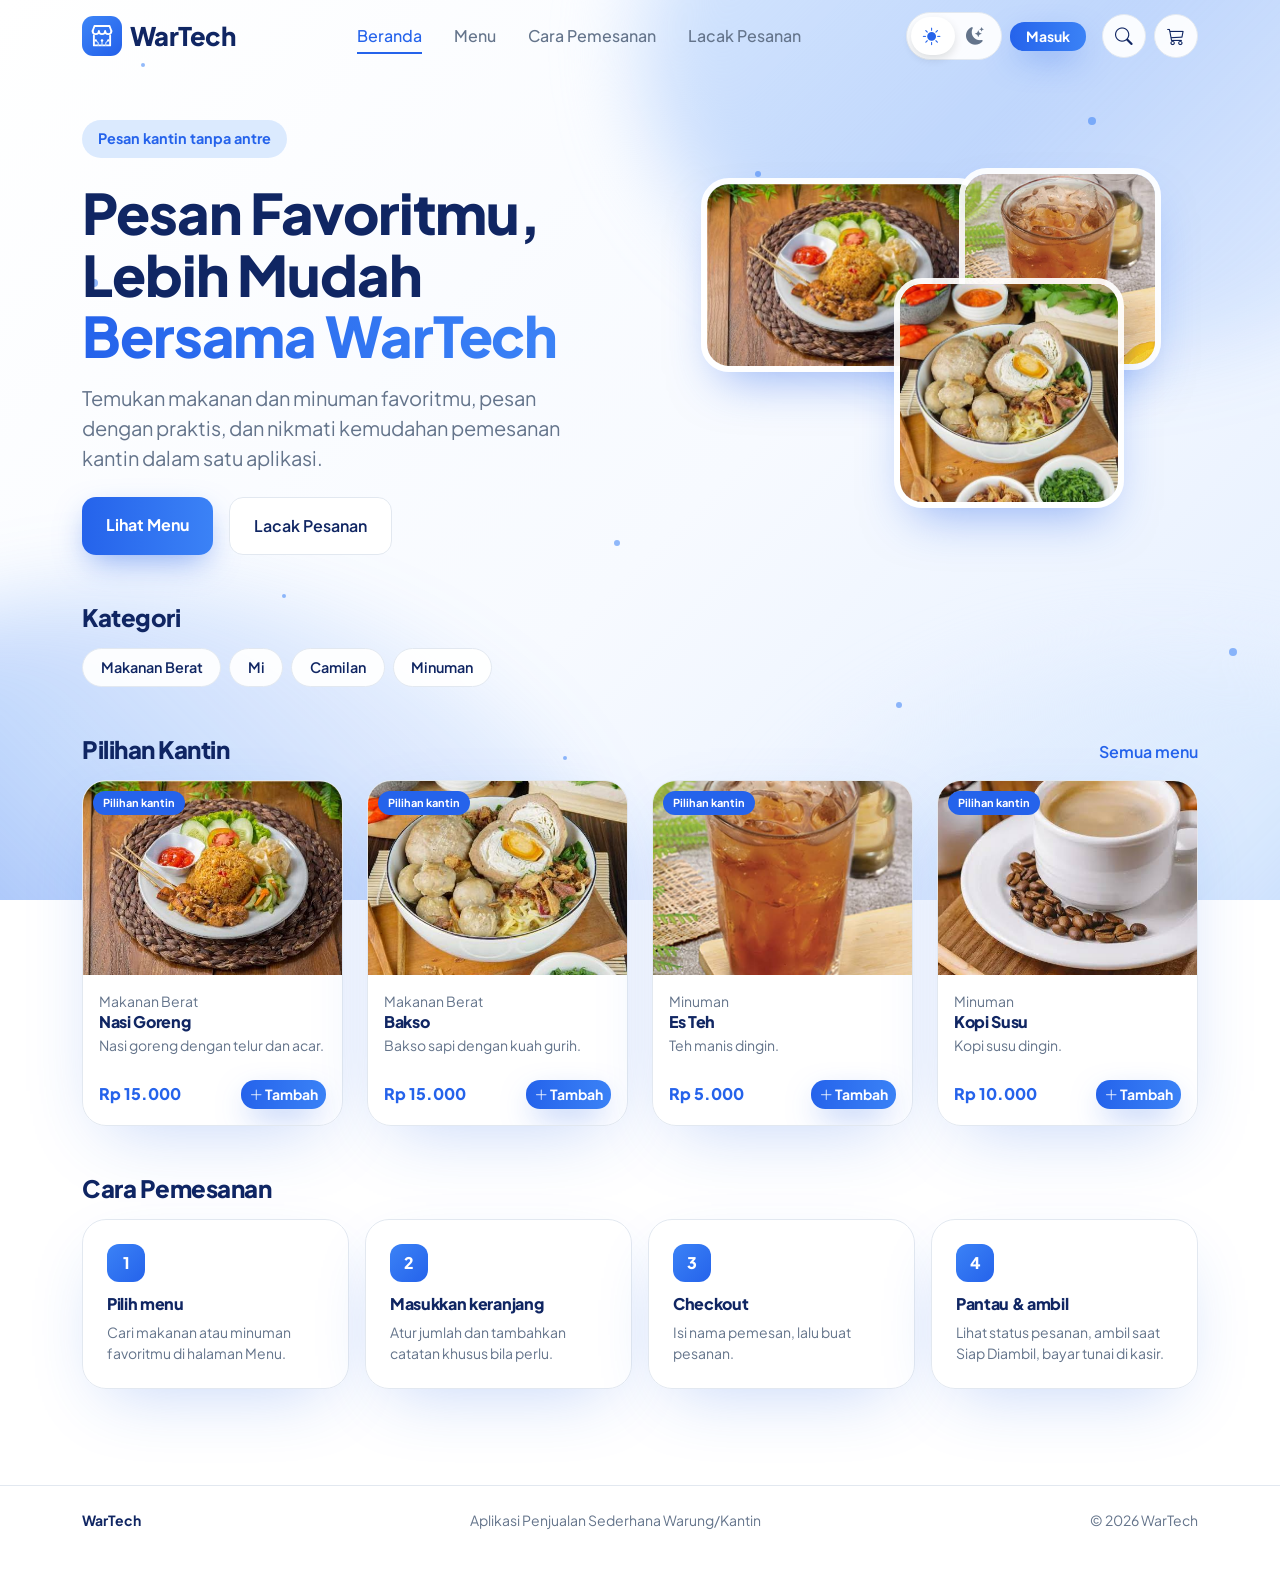
<file: wartech-login/index.html>
<!doctype html>
<html lang="id" data-bs-theme="light">
  <head>
    <meta charset="utf-8" />
    <meta name="viewport" content="width=device-width,initial-scale=1" />
    <title>Beranda - WarTech</title>
    <link rel="icon" href="img/logo.svg" />
    <link rel="preconnect" href="https://fonts.googleapis.com" />
    <link rel="preconnect" href="https://fonts.gstatic.com" crossorigin />
    <link
      href="https://fonts.googleapis.com/css2?family=Plus+Jakarta+Sans:wght@400;500;600;700;800&family=Caveat:wght@600&display=swap"
      rel="stylesheet"
    />
    <link
      href="https://cdn.jsdelivr.net/npm/bootstrap@5.3.3/dist/css/bootstrap.min.css"
      rel="stylesheet"
    />
    <link
      href="https://cdn.jsdelivr.net/npm/bootstrap-icons@1.11.3/font/bootstrap-icons.min.css"
      rel="stylesheet"
    />
    <link href="css/style.css" rel="stylesheet" />
    <script>
      document.documentElement.setAttribute(
        "data-bs-theme",
        localStorage.getItem("wt_tema") || "light",
      );
    </script>
  </head>
  <body data-base="">
    <div id="nav"></div>
    <main class="wt-main container">
      <section class="row align-items-center g-5 py-lg-4">
        <div class="col-lg-6">
          <span class="badge-soft up">Pesan kantin tanpa antre</span>
          <h1 class="hero-h1 mt-4 up" style="animation-delay: 0.15s">
            Pesan Favoritmu, Lebih Mudah
            <span class="grad-text">Bersama WarTech</span>
          </h1>
          <p
            class="muted fs-5 mt-3 up"
            style="max-width: 480px; animation-delay: 0.3s"
          >
            Temukan makanan dan minuman favoritmu, pesan dengan praktis, dan
            nikmati kemudahan pemesanan kantin dalam satu aplikasi.
          </p>
          <div
            class="d-flex flex-wrap gap-3 mt-4 up"
            style="animation-delay: 0.45s"
          >
            <a href="menu.html" class="btn btn-wt px-4 py-3">Lihat Menu</a
            ><a href="riwayat.html" class="btn btn-ghost px-4 py-3"
              >Lacak Pesanan</a
            >
          </div>
        </div>
        <div class="col-lg-6 d-none d-md-block">
          <div
            class="position-relative mx-auto"
            style="height: 340px; max-width: 460px"
            aria-hidden="true"
          >
            <img
              class="vis"
              src="Nasgor.jfif"
              style="width: 62%; left: 0; top: 10px"
              alt=""
            /><img
              class="vis"
              src="es teh.jfif"
              style="width: 44%; right: 0; top: 0; animation-delay: -2s"
              alt=""
            /><img
              class="vis"
              src="bakso.jfif"
              style="width: 50%; right: 8%; bottom: 0; animation-delay: -4s"
              alt=""
            />
          </div>
        </div>
      </section>
      <section class="py-4">
        <h2 class="h4 mb-3">Kategori</h2>
        <div class="d-flex flex-wrap gap-2" id="kats"></div>
      </section>
      <section class="py-4">
        <div class="d-flex justify-content-between align-items-end mb-3">
          <h2 class="h4 m-0">Pilihan Kantin</h2>
          <a href="menu.html" class="lnk">Semua menu</a>
        </div>
        <div class="row g-3 g-md-4" id="unggul"></div>
      </section>
      <section id="cara" class="py-4" style="scroll-margin-top: 90px">
        <h2 class="h4 mb-3">Cara Pemesanan</h2>
        <div class="row g-3">
          <div class="col-sm-6 col-lg-3 reveal">
            <div class="wt-card p-4 h-100">
              <div class="step-n">1</div>
              <h3 class="h6">Pilih menu</h3>
              <p class="small muted mb-0">
                Cari makanan atau minuman favoritmu di halaman Menu.
              </p>
            </div>
          </div>
          <div class="col-sm-6 col-lg-3 reveal">
            <div class="wt-card p-4 h-100">
              <div class="step-n">2</div>
              <h3 class="h6">Masukkan keranjang</h3>
              <p class="small muted mb-0">
                Atur jumlah dan tambahkan catatan khusus bila perlu.
              </p>
            </div>
          </div>
          <div class="col-sm-6 col-lg-3 reveal">
            <div class="wt-card p-4 h-100">
              <div class="step-n">3</div>
              <h3 class="h6">Checkout</h3>
              <p class="small muted mb-0">
                Isi nama pemesan, lalu buat pesanan.
              </p>
            </div>
          </div>
          <div class="col-sm-6 col-lg-3 reveal">
            <div class="wt-card p-4 h-100">
              <div class="step-n">4</div>
              <h3 class="h6">Pantau &amp; ambil</h3>
              <p class="small muted mb-0">
                Lihat status pesanan, ambil saat Siap Diambil, bayar tunai di
                kasir.
              </p>
            </div>
          </div>
        </div>
      </section>
    </main>
    <div id="foot"></div>
    <script src="https://cdn.jsdelivr.net/npm/bootstrap@5.3.3/dist/js/bootstrap.bundle.min.js"></script>
    <script src="js/data.js"></script>
    <script src="js/layout.js"></script>
    <script src="js/home.js"></script>
  </body>
</html>
</file>
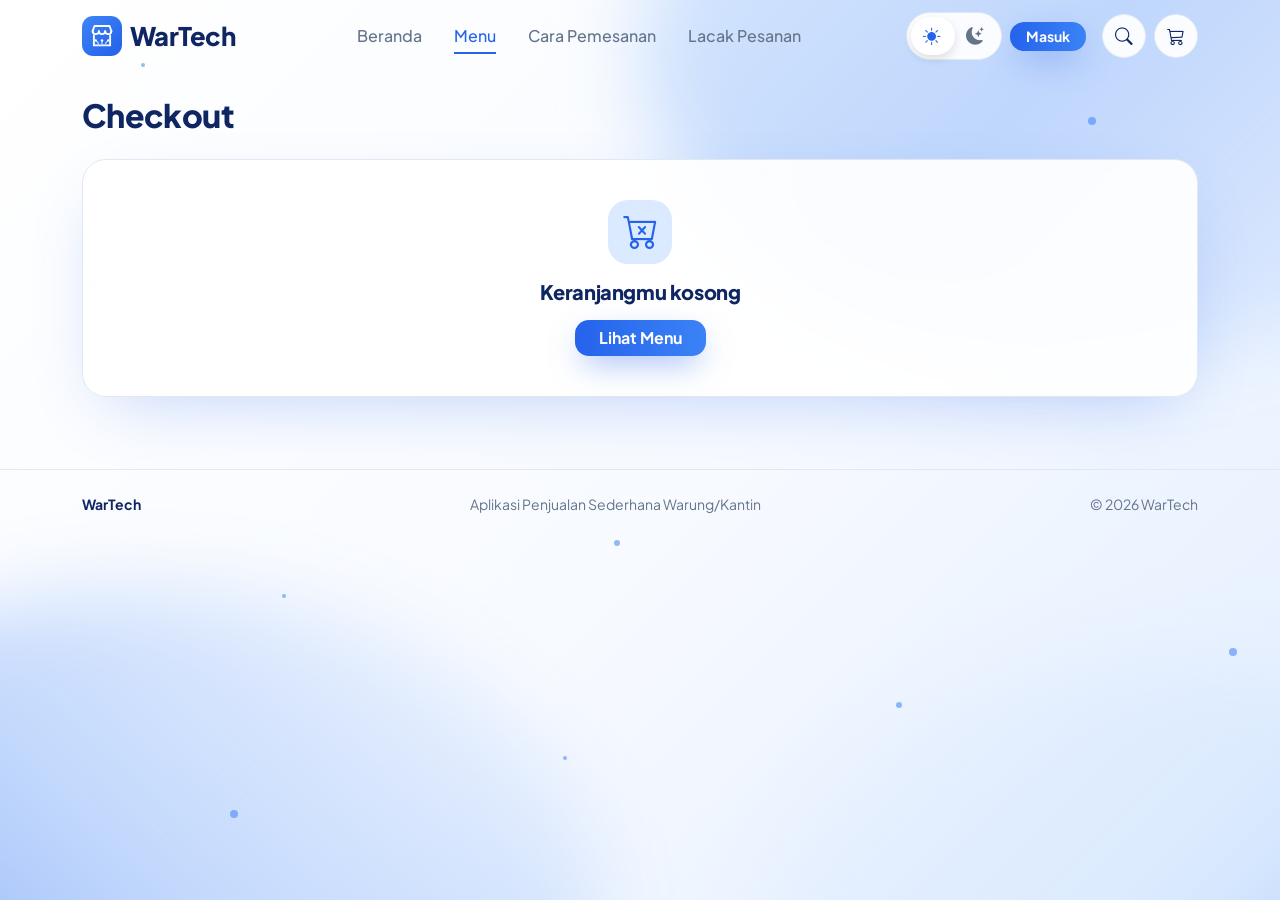
<file: wartech-login/checkout.html>
<!doctype html>
<html lang="id" data-bs-theme="light">
<head>
<meta charset="utf-8"><meta name="viewport" content="width=device-width,initial-scale=1">
<title>Checkout - WarTech</title>
<link rel="icon" href="img/logo.svg">
<link rel="preconnect" href="https://fonts.googleapis.com"><link rel="preconnect" href="https://fonts.gstatic.com" crossorigin>
<link href="https://fonts.googleapis.com/css2?family=Plus+Jakarta+Sans:wght@400;500;600;700;800&family=Caveat:wght@600&display=swap" rel="stylesheet">
<link href="https://cdn.jsdelivr.net/npm/bootstrap@5.3.3/dist/css/bootstrap.min.css" rel="stylesheet">
<link href="https://cdn.jsdelivr.net/npm/bootstrap-icons@1.11.3/font/bootstrap-icons.min.css" rel="stylesheet">
<link href="css/style.css" rel="stylesheet">
<script>document.documentElement.setAttribute('data-bs-theme',localStorage.getItem('wt_tema')||'light')</script>
<style>.pay-opt{display:block;height:100%;cursor:pointer}.pay-box{display:block;height:100%;padding:1rem;border:2px solid var(--line);border-radius:1rem;transition:border-color .2s,background .2s}.pay-opt input:checked+.pay-box{border-color:var(--brand);background:var(--soft)}.pay-opt input:checked+.pay-box>i{color:var(--brand)}.pay-opt input:disabled+.pay-box{opacity:.5;cursor:not-allowed}.pay-opt input:focus-visible+.pay-box{outline:2px solid var(--brand);outline-offset:2px}</style>
</head>
<body data-base="">
<div id="nav"></div>
<main class="wt-main container">
<h1 class="h2 mb-4">Checkout</h1><div id="kosongCo" class="wt-card empty d-none"><i class="bi bi-cart-x"></i><h2 class="h5">Keranjangmu kosong</h2><a href="menu.html" class="btn btn-wt px-4 mt-2">Lihat Menu</a></div>
<form id="f" class="row g-4" novalidate><div class="col-lg-7"><div class="wt-card p-4">
 <div class="mb-3"><label class="form-label" for="nama">Nama pemesan *</label><input id="nama" class="form-control" maxlength="60" placeholder="Nama kamu"><div class="text-danger small mt-1" id="eNama"></div></div>
 <div class="mb-3"><label class="form-label" for="telp">Nomor telepon (opsional)</label><input id="telp" class="form-control" inputmode="tel" placeholder="08xxxxxxxxxx"><div class="text-danger small mt-1" id="eTelp"></div></div>
 <div class="mb-3"><label class="form-label" for="meja">Nomor meja / lokasi pengambilan (opsional)</label><input id="meja" class="form-control" maxlength="40" placeholder="Contoh: Meja 5 / ambil di kasir"></div>
 <div class="mb-3"><label class="form-label" for="cat">Catatan pesanan (opsional)</label><textarea id="cat" class="form-control" rows="2" maxlength="200"></textarea></div>
 <label class="form-label">Metode pembayaran</label><div class="row g-2"><div class="col-sm-6"><label class="pay-opt"><input type="radio" name="metode" value="tunai" class="visually-hidden" checked><span class="pay-box"><i class="bi bi-cash-coin me-2"></i><b>Tunai di kasir</b><span class="d-block small muted">Bayar ke kasir saat mengambil pesanan.</span></span></label></div>
 <div class="col-sm-6"><label class="pay-opt"><input type="radio" name="metode" value="qris" id="mQris" class="visually-hidden" disabled><span class="pay-box"><i class="bi bi-qr-code me-2"></i><b>QRIS</b><span class="d-block small muted" id="qrisNote">Belum tersedia (menunggu QR resmi kantin).</span></span></label></div></div>
 <div id="err" class="text-danger small mt-3"></div></div></div>
<div class="col-lg-5"><aside class="wt-card p-4" id="ringkas"></aside></div></form>
</main>
<div id="foot"></div>
<div class="modal fade" id="konfirm" tabindex="-1"><div class="modal-dialog modal-dialog-centered"><div class="modal-content" style="border-radius:24px"><div class="modal-body p-4" id="konfirmIsi"></div></div></div></div>
<script src="https://cdn.jsdelivr.net/npm/bootstrap@5.3.3/dist/js/bootstrap.bundle.min.js"></script>
<script src="js/data.js"></script>
<script src="js/layout.js"></script>
<script src="js/checkout.js"></script>
</body>
</html>
</file>
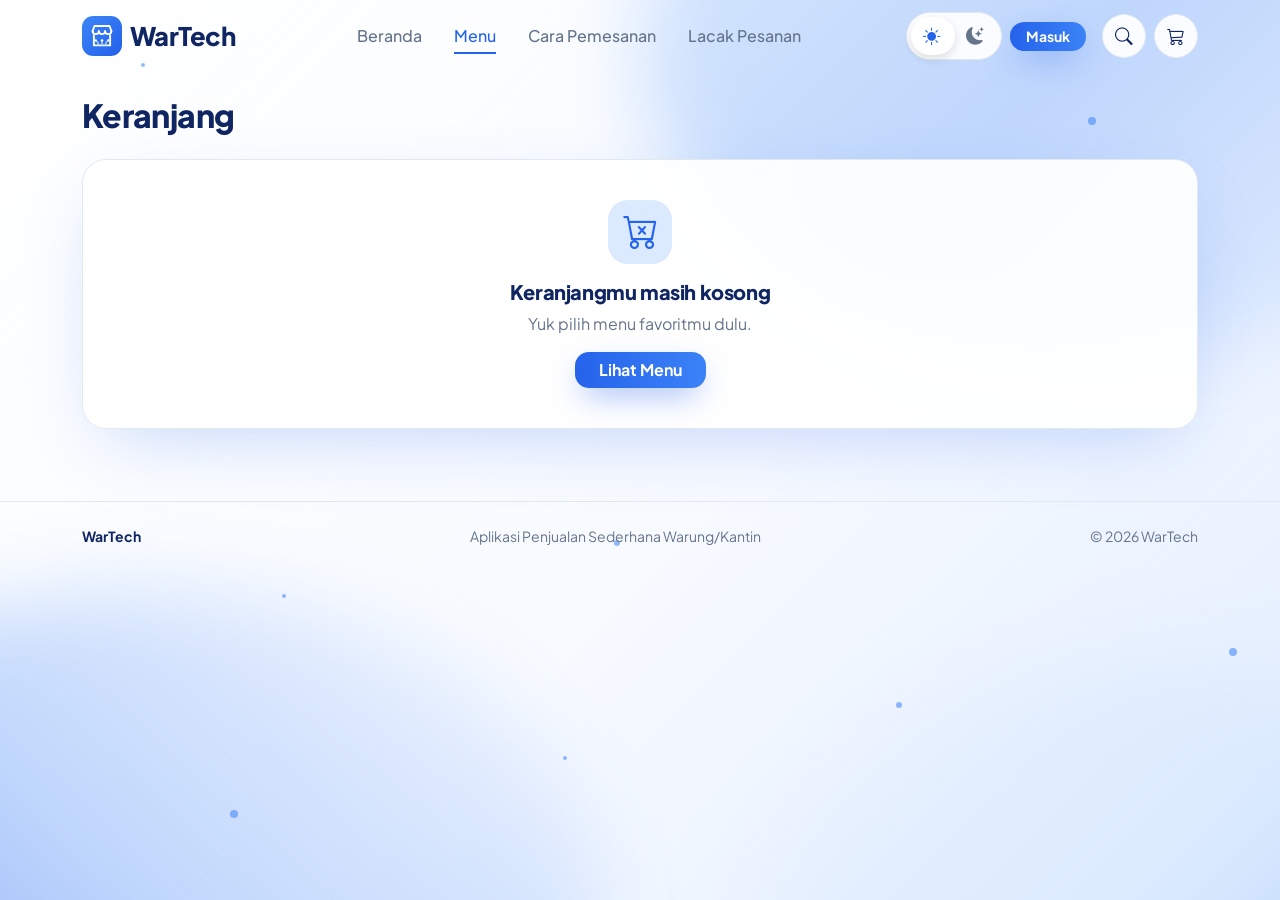
<file: wartech-login/keranjang.html>
<!doctype html>
<html lang="id" data-bs-theme="light">
<head>
<meta charset="utf-8"><meta name="viewport" content="width=device-width,initial-scale=1">
<title>Keranjang - WarTech</title>
<link rel="icon" href="img/logo.svg">
<link rel="preconnect" href="https://fonts.googleapis.com"><link rel="preconnect" href="https://fonts.gstatic.com" crossorigin>
<link href="https://fonts.googleapis.com/css2?family=Plus+Jakarta+Sans:wght@400;500;600;700;800&family=Caveat:wght@600&display=swap" rel="stylesheet">
<link href="https://cdn.jsdelivr.net/npm/bootstrap@5.3.3/dist/css/bootstrap.min.css" rel="stylesheet">
<link href="https://cdn.jsdelivr.net/npm/bootstrap-icons@1.11.3/font/bootstrap-icons.min.css" rel="stylesheet">
<link href="css/style.css" rel="stylesheet">
<script>document.documentElement.setAttribute('data-bs-theme',localStorage.getItem('wt_tema')||'light')</script>
</head>
<body data-base="">
<div id="nav"></div>
<main class="wt-main container">
<h1 class="h2 mb-4">Keranjang</h1><div id="isi"></div>
</main>
<div id="foot"></div>
<script src="https://cdn.jsdelivr.net/npm/bootstrap@5.3.3/dist/js/bootstrap.bundle.min.js"></script>
<script src="js/data.js"></script>
<script src="js/layout.js"></script>
<script src="js/keranjang.js"></script>
</body>
</html>
</file>
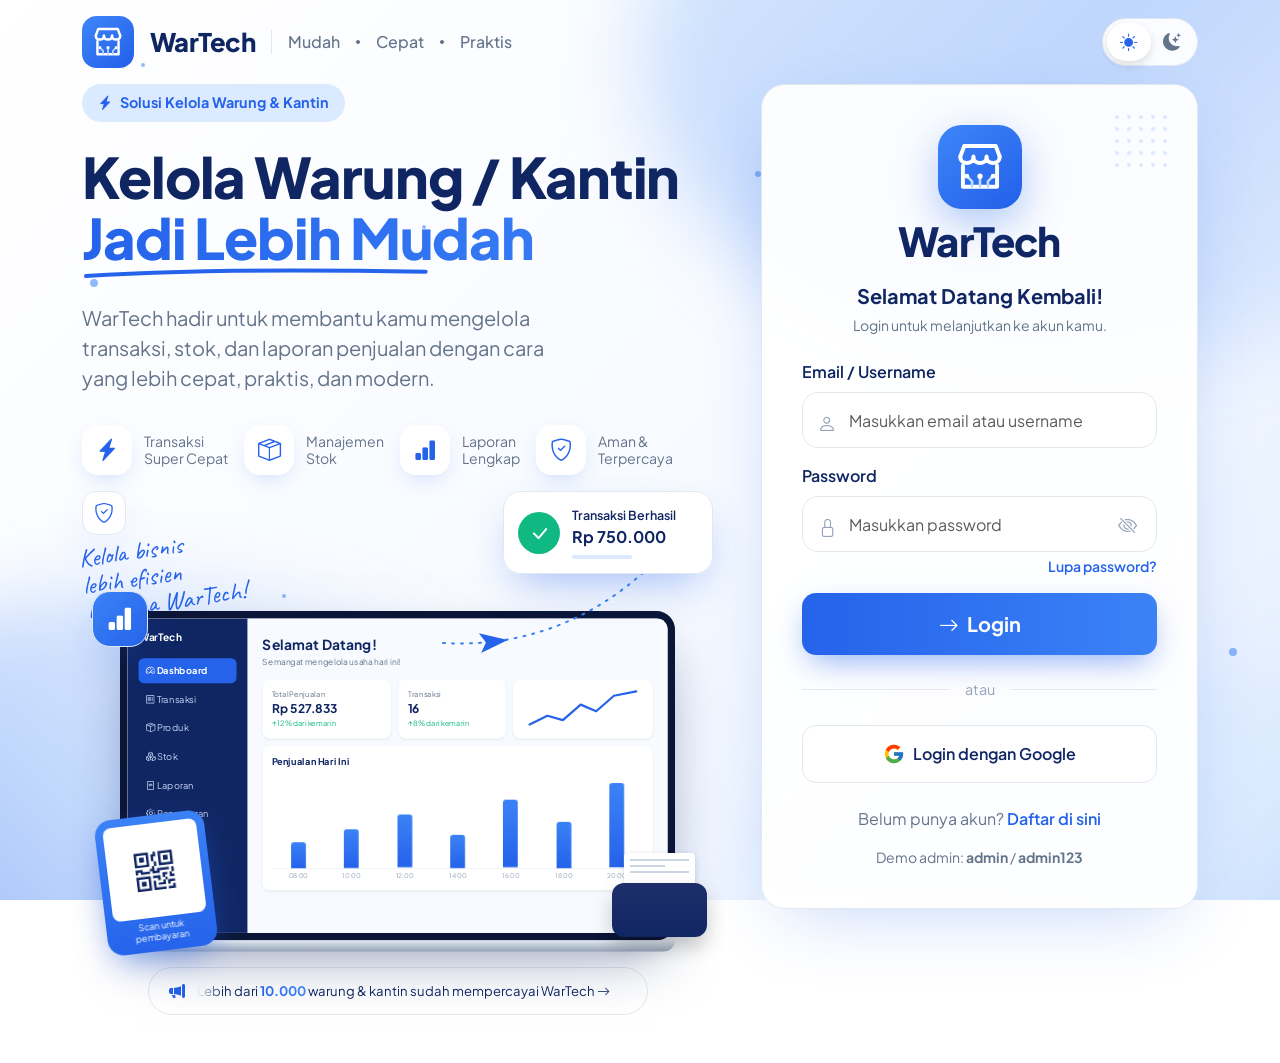
<file: wartech-login/login.html>
<!doctype html>
<html lang="id" data-bs-theme="light">
  <head>
    <meta charset="utf-8" />
    <meta name="viewport" content="width=device-width,initial-scale=1" />
    <title>Login - WarTech</title>
    <link rel="icon" href="img/logo.svg" />
    <link rel="preconnect" href="https://fonts.googleapis.com" />
    <link rel="preconnect" href="https://fonts.gstatic.com" crossorigin />
    <link
      href="https://fonts.googleapis.com/css2?family=Plus+Jakarta+Sans:wght@400;500;600;700;800&family=Caveat:wght@600&display=swap"
      rel="stylesheet"
    />
    <link
      href="https://cdn.jsdelivr.net/npm/bootstrap@5.3.3/dist/css/bootstrap.min.css"
      rel="stylesheet"
    />
    <link
      href="https://cdn.jsdelivr.net/npm/bootstrap-icons@1.11.3/font/bootstrap-icons.min.css"
      rel="stylesheet"
    />
    <link href="css/style.css" rel="stylesheet" />
    <script>
      document.documentElement.setAttribute(
        "data-bs-theme",
        localStorage.getItem("wt_tema") || "light",
      );
    </script>
  </head>
  <body data-base="">
    <div id="par">
      <header
        class="container d-flex align-items-center justify-content-between py-3 position-relative"
        style="z-index: 5; animation: up 0.7s both"
      >
        <a
          href="index.html"
          class="d-flex align-items-center gap-3 text-decoration-none"
          ><img src="img/logo.svg" width="52" height="52" alt="WarTech" /><span
            class="brand-name"
            >WarTech</span
          >
          <span
            class="d-none d-md-flex align-items-center gap-3 ps-3 muted fw-medium"
            style="border-left: 1px solid var(--line)"
            ><span>Mudah</span
            ><i class="bi bi-circle-fill" style="font-size: 4px"></i
            ><span>Cepat</span
            ><i class="bi bi-circle-fill" style="font-size: 4px"></i
            ><span>Praktis</span></span
          ></a
        >
        <button
          type="button"
          class="theme-toggle"
          data-tema
          aria-label="Ganti tema terang/gelap"
        >
          <span class="knob"></span><i class="bi bi-sun-fill"></i
          ><i class="bi bi-moon-stars-fill"></i>
        </button>
      </header>
      <main class="container position-relative pb-5" style="z-index: 2">
        <div class="row g-4 g-xl-5">
          <section class="col-lg-7 order-1">
            <span class="badge-soft up"
              ><i class="bi bi-lightning-charge-fill"></i> Solusi Kelola Warung
              &amp; Kantin</span
            >
            <h1 class="hero-h1 mt-4 up" style="animation-delay: 0.2s">
              Kelola Warung / Kantin<span class="d-block grad-text"
                >Jadi Lebih Mudah</span
              >
              <svg
                class="uline"
                viewBox="0 0 330 12"
                preserveAspectRatio="none"
                aria-hidden="true"
              >
                <path
                  d="M3 9C80 2 200 2 327 7"
                  stroke="#2563EB"
                  stroke-width="4"
                  fill="none"
                  stroke-linecap="round"
                  vector-effect="non-scaling-stroke"
                />
              </svg>
            </h1>
            <p
              class="muted fs-5 mt-4 up"
              style="max-width: 500px; animation-delay: 0.4s"
            >
              WarTech hadir untuk membantu kamu mengelola transaksi, stok, dan
              laporan penjualan dengan cara yang lebih cepat, praktis, dan
              modern.
            </p>
            <div class="row g-3 mt-3">
              <div class="col-6 col-sm-auto up" style="animation-delay: 0.9s">
                <div class="feat">
                  <span><i class="bi bi-lightning-charge-fill"></i></span>
                  <div>Transaksi<br />Super Cepat</div>
                </div>
              </div>
              <div class="col-6 col-sm-auto up" style="animation-delay: 1.05s">
                <div class="feat">
                  <span><i class="bi bi-box-seam"></i></span>
                  <div>Manajemen<br />Stok</div>
                </div>
              </div>
              <div class="col-6 col-sm-auto up" style="animation-delay: 1.2s">
                <div class="feat">
                  <span><i class="bi bi-bar-chart-fill"></i></span>
                  <div>Laporan<br />Lengkap</div>
                </div>
              </div>
              <div class="col-6 col-sm-auto up" style="animation-delay: 1.35s">
                <div class="feat">
                  <span><i class="bi bi-shield-check"></i></span>
                  <div>Aman &amp;<br />Terpercaya</div>
                </div>
              </div>
            </div>
            <div class="stage">
              <div class="note d-none d-xl-block">
                Kelola bisnis<br />lebih efisien<br />bersama WarTech!
              </div>
              <div class="fc ok" data-px="26">
                <span class="ck"><i class="bi bi-check-lg"></i></span>
                <div>
                  <div class="fw-semibold">Transaksi Berhasil</div>
                  <b class="fs-6">Rp 750.000</b>
                  <div
                    style="
                      height: 4px;
                      width: 60px;
                      border-radius: 4px;
                      background: var(--soft);
                      margin-top: 6px;
                    "
                  ></div>
                </div>
              </div>
              <svg
                class="plane d-none d-sm-block"
                viewBox="0 0 330 120"
                fill="none"
              >
                <path
                  id="jalur"
                  d="M60 96C130 100 200 80 262 24"
                  stroke="#3B82F6"
                  stroke-width="2"
                  stroke-dasharray="2 7"
                  stroke-linecap="round"
                />
                <g>
                  <path d="M16 0L-12 -10L-6 0L-12 10Z" fill="#2563EB" />
                  <animateMotion
                    dur="6s"
                    repeatCount="indefinite"
                    rotate="auto"
                  >
                    <mpath href="#jalur" />
                  </animateMotion>
                  <animate
                    attributeName="opacity"
                    values="0;1;1;0"
                    keyTimes="0;.12;.88;1"
                    dur="6s"
                    repeatCount="indefinite"
                  />
                </g>
              </svg>
              <div class="fc ic" data-px="38">
                <i class="bi bi-bar-chart-fill"></i>
              </div>
              <div class="fc sh d-none d-sm-grid" data-px="18">
                <i class="bi bi-shield-check fs-5"></i>
              </div>
              <div class="laptop-wrap" id="lw">
                <div id="tilt">
                  <div class="laptop" id="lp">
                    <div class="lp-frame">
                      <div class="dash">
                        <aside>
                          <b>WarTech</b>
                          <div class="on">
                            <i class="bi bi-speedometer2"></i> Dashboard
                          </div>
                          <div><i class="bi bi-receipt"></i> Transaksi</div>
                          <div><i class="bi bi-box-seam"></i> Produk</div>
                          <div><i class="bi bi-boxes"></i> Stok</div>
                          <div><i class="bi bi-file-text"></i> Laporan</div>
                          <div><i class="bi bi-gear"></i> Pengaturan</div>
                        </aside>
                        <main>
                          <b style="font-size: 15px">Selamat Datang!</b>
                          <div style="font-size: 9px; color: #64748b">
                            Semangat mengelola usaha hari ini!
                          </div>
                          <div class="st4">
                            <div class="bx">
                              Total Penjualan<b
                                >Rp <span data-cnt="750000">0</span></b
                              ><span class="ok2">&uarr; 12% dari kemarin</span>
                            </div>
                            <div class="bx">
                              Transaksi<b data-cnt="23">0</b
                              ><span class="ok2">&uarr; 8% dari kemarin</span>
                            </div>
                            <div class="bx p-2">
                              <svg
                                viewBox="0 0 100 40"
                                width="100%"
                                height="48"
                                fill="none"
                              >
                                <path
                                  d="M2 34L18 26L32 30L48 16L62 22L78 8L98 4"
                                  stroke="#2563EB"
                                  stroke-width="2"
                                  stroke-linecap="round"
                                  stroke-linejoin="round"
                                  style="
                                    stroke-dasharray: 200;
                                    stroke-dashoffset: 200;
                                    animation: draw 1.6s 1.2s forwards;
                                  "
                                />
                              </svg>
                            </div>
                          </div>
                          <div class="bx mt-2">
                            <b style="font-size: 10px">Penjualan Hari Ini</b>
                            <div class="bars">
                              <i style="height: 28%; animation-delay: 1s"></i
                              ><i style="height: 42%; animation-delay: 1.1s"></i
                              ><i style="height: 58%; animation-delay: 1.2s"></i
                              ><i style="height: 36%; animation-delay: 1.3s"></i
                              ><i style="height: 74%; animation-delay: 1.4s"></i
                              ><i style="height: 50%; animation-delay: 1.5s"></i
                              ><i
                                style="height: 92%; animation-delay: 1.6s"
                              ></i>
                            </div>
                            <div class="hrs">
                              <span>08:00</span><span>10:00</span
                              ><span>12:00</span><span>14:00</span
                              ><span>16:00</span><span>18:00</span
                              ><span>20:00</span>
                            </div>
                          </div>
                        </main>
                      </div>
                    </div>
                    <div class="lp-base"></div>
                  </div>
                </div>
              </div>
              <div class="qr">
                <div><i class="bi bi-qr-code"></i></div>
                Scan untuk pembayaran
              </div>
              <div class="printer">
                <div class="rc"><i></i><i style="width: 60%"></i><i></i></div>
                <div class="bd"></div>
              </div>
            </div>
            <div class="ticker">
              <i class="bi bi-megaphone-fill" style="color: var(--brand)"></i>
              <div class="vp">
                <div class="track">
                  <span
                    >Lebih dari <b class="grad-text">10.000</b> warung &amp;
                    kantin sudah mempercayai WarTech
                    <i class="bi bi-arrow-right"></i></span
                  ><span
                    >Lebih dari <b class="grad-text">10.000</b> warung &amp;
                    kantin sudah mempercayai WarTech
                    <i class="bi bi-arrow-right"></i
                  ></span>
                </div>
              </div>
            </div>
          </section>
          <section class="col-lg-5 order-2">
            <div class="login-card wt-card">
              <div class="dots d-none d-sm-grid" aria-hidden="true">
                <i></i><i></i><i></i><i></i><i></i><i></i><i></i><i></i><i></i
                ><i></i><i></i><i></i><i></i><i></i><i></i><i></i><i></i><i></i
                ><i></i><i></i><i></i><i></i><i></i><i></i><i></i>
              </div>
              <img
                src="img/logo.svg"
                width="84"
                height="84"
                class="d-block mx-auto"
                style="
                  filter: drop-shadow(0 14px 20px rgba(37, 99, 235, 0.35));
                  animation: fly 5s ease-in-out infinite;
                "
                alt=""
              />
              <h2 class="text-center mt-2" style="font-size: 2.5rem">
                WarTech
              </h2>
              <p
                id="judul"
                class="text-center fw-bold fs-5 mt-3 mb-1"
                style="color: var(--ink)"
              >
                Selamat Datang Kembali!
              </p>
              <p id="sub" class="text-center muted small mb-4">
                Login untuk melanjutkan ke akun kamu.
              </p>
              <form id="f" novalidate>
                <div class="fld mb-3 d-none" id="gNama">
                  <label class="form-label" for="nama">Nama Lengkap</label
                  ><i class="bi bi-person"></i
                  ><input
                    id="nama"
                    class="form-control"
                    placeholder="Masukkan nama lengkap"
                    autocomplete="name"
                  />
                </div>
                <div class="fld mb-3">
                  <label class="form-label" for="user" id="lUser"
                    >Email / Username</label
                  ><i class="bi bi-person"></i
                  ><input
                    id="user"
                    class="form-control"
                    placeholder="Masukkan email atau username"
                    autocomplete="username"
                  />
                </div>
                <div class="fld mb-1">
                  <label class="form-label" for="pass">Password</label
                  ><i class="bi bi-lock"></i
                  ><input
                    id="pass"
                    type="password"
                    class="form-control"
                    placeholder="Masukkan password"
                    style="padding-right: 50px"
                    autocomplete="current-password"
                  /><button
                    type="button"
                    class="eye"
                    id="eye"
                    aria-label="Tampilkan password"
                  >
                    <i class="bi bi-eye-slash"></i>
                  </button>
                </div>
                <div class="text-end small mb-3" id="lupa">
                  <a href="#" class="lnk" id="lupaA">Lupa password?</a>
                </div>
                <div id="msg" class="msg mb-3 d-none" role="alert"></div>
                <button class="btn btn-wt w-100 py-3 fs-5" id="btn">
                  <i class="bi bi-arrow-right me-2"></i><span>Login</span>
                </button>
              </form>
              <div class="or my-4">atau</div>
              <button
                class="btn btn-ghost w-100 py-3 d-flex justify-content-center align-items-center gap-2"
                id="google"
              >
                <svg width="22" height="22" viewBox="0 0 48 48">
                  <path
                    fill="#FFC107"
                    d="M43.611,20.083H42V20H24v8h11.303c-1.649,4.657-6.08,8-11.303,8c-6.627,0-12-5.373-12-12c0-6.627,5.373-12,12-12c3.059,0,5.842,1.154,7.961,3.039l5.657-5.657C34.046,6.053,29.268,4,24,4C12.955,4,4,12.955,4,24c0,11.045,8.955,20,20,20c11.045,0,20-8.955,20-20C44,22.659,43.862,21.35,43.611,20.083z"
                  />
                  <path
                    fill="#FF3D00"
                    d="M6.306,14.691l6.571,4.819C14.655,15.108,18.961,12,24,12c3.059,0,5.842,1.154,7.961,3.039l5.657-5.657C34.046,6.053,29.268,4,24,4C16.318,4,9.656,8.337,6.306,14.691z"
                  />
                  <path
                    fill="#4CAF50"
                    d="M24,44c5.166,0,9.86-1.977,13.409-5.192l-6.19-5.238C29.211,35.091,26.715,36,24,36c-5.202,0-9.619-3.317-11.283-7.946l-6.522,5.025C9.505,39.556,16.227,44,24,44z"
                  />
                  <path
                    fill="#1976D2"
                    d="M43.611,20.083H42V20H24v8h11.303c-0.792,2.237-2.231,4.166-4.087,5.571c0.001-0.001,0.002-0.001,0.003-0.002l6.19,5.238C36.971,39.205,44,34,44,24C44,22.659,43.862,21.35,43.611,20.083z"
                  />
                </svg>
                Login dengan Google
              </button>
              <p class="text-center muted mt-4 mb-0">
                <span id="tanya">Belum punya akun?</span>
                <a href="#" class="lnk" id="swap">Daftar di sini</a>
              </p>
              <p class="text-center muted small mt-3 mb-0" id="demo">
                Demo admin: <b>admin</b> / <b>admin123</b>
              </p>
            </div>
          </section>
        </div>
      </main>
    </div>
    <script src="https://cdn.jsdelivr.net/npm/bootstrap@5.3.3/dist/js/bootstrap.bundle.min.js"></script>
    <script src="js/data.js"></script>
    <script src="js/layout.js"></script>
    <script src="js/login.js"></script>
  </body>
</html>
</file>
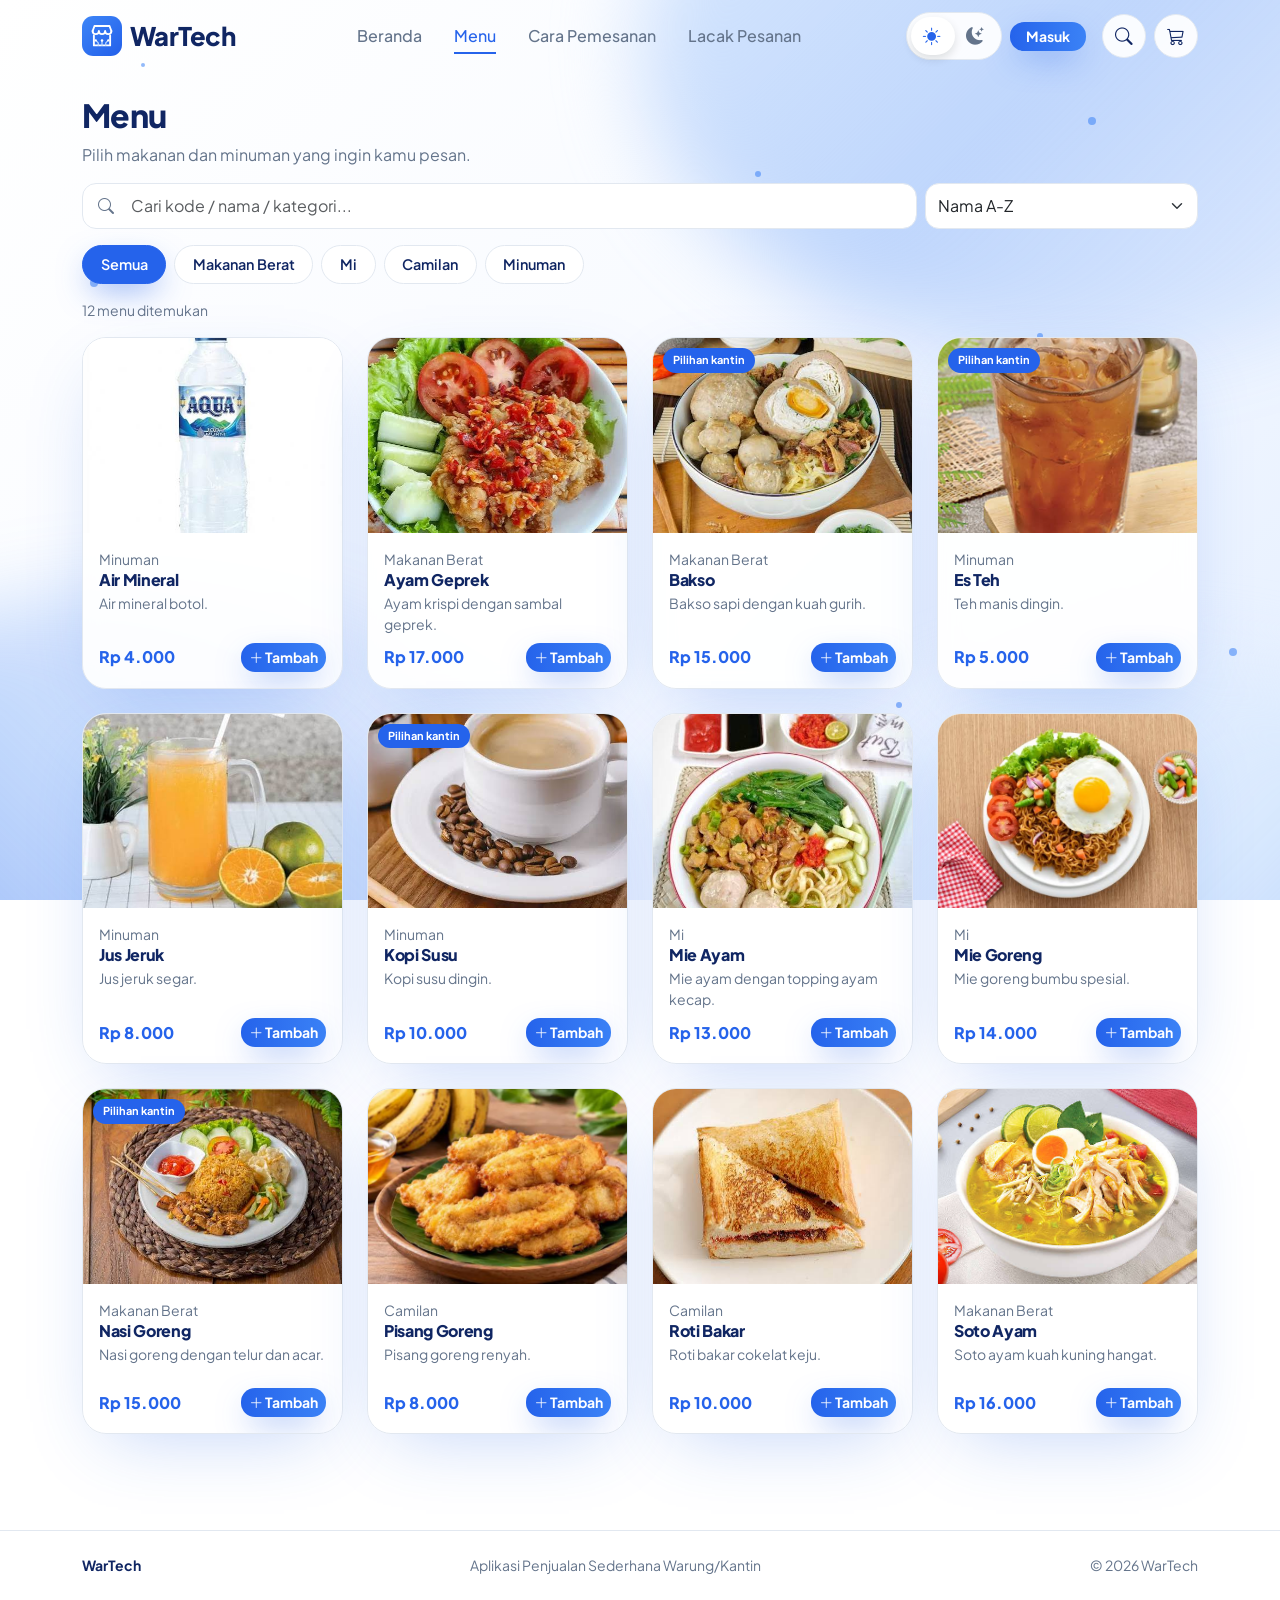
<file: wartech-login/menu.html>
<!doctype html>
<html lang="id" data-bs-theme="light">
<head>
<meta charset="utf-8"><meta name="viewport" content="width=device-width,initial-scale=1">
<title>Menu - WarTech</title>
<link rel="icon" href="img/logo.svg">
<link rel="preconnect" href="https://fonts.googleapis.com"><link rel="preconnect" href="https://fonts.gstatic.com" crossorigin>
<link href="https://fonts.googleapis.com/css2?family=Plus+Jakarta+Sans:wght@400;500;600;700;800&family=Caveat:wght@600&display=swap" rel="stylesheet">
<link href="https://cdn.jsdelivr.net/npm/bootstrap@5.3.3/dist/css/bootstrap.min.css" rel="stylesheet">
<link href="https://cdn.jsdelivr.net/npm/bootstrap-icons@1.11.3/font/bootstrap-icons.min.css" rel="stylesheet">
<link href="css/style.css" rel="stylesheet">
<script>document.documentElement.setAttribute('data-bs-theme',localStorage.getItem('wt_tema')||'light')</script>
</head>
<body data-base="">
<div id="nav"></div>
<main class="wt-main container">
<h1 class="h2">Menu</h1><p class="muted">Pilih makanan dan minuman yang ingin kamu pesan.</p>
<div class="row g-2 mb-3"><div class="col-sm"><div class="position-relative"><i class="bi bi-search position-absolute top-50 translate-middle-y ms-3 muted"></i><input id="q" class="form-control ps-5" placeholder="Cari kode / nama / kategori..." aria-label="Cari menu"></div></div>
 <div class="col-sm-4 col-lg-3"><select id="urut" class="form-select" aria-label="Urutkan"><option value="nama">Nama A-Z</option><option value="murah">Harga termurah</option><option value="mahal">Harga tertinggi</option><option value="pilihan">Pilihan kantin</option></select></div></div>
<div class="d-flex flex-wrap gap-2 mb-3" id="kats"></div><p class="small muted" id="jumlah"></p>
<div class="row g-3 g-md-4" id="grid"></div>
<div id="kosong" class="wt-card empty d-none"><i class="bi bi-search"></i><h2 class="h5">Menu tidak ditemukan</h2><p class="muted">Coba kata kunci atau kategori lain.</p><button class="btn btn-ghost" id="reset">Hapus filter</button></div>
<div class="text-center mt-4"><button class="btn btn-ghost d-none" id="more">Tampilkan lebih banyak</button></div>
</main>
<div id="foot"></div>
<script src="https://cdn.jsdelivr.net/npm/bootstrap@5.3.3/dist/js/bootstrap.bundle.min.js"></script>
<script src="js/data.js"></script>
<script src="js/layout.js"></script>
<script src="js/menu.js"></script>
</body>
</html>
</file>
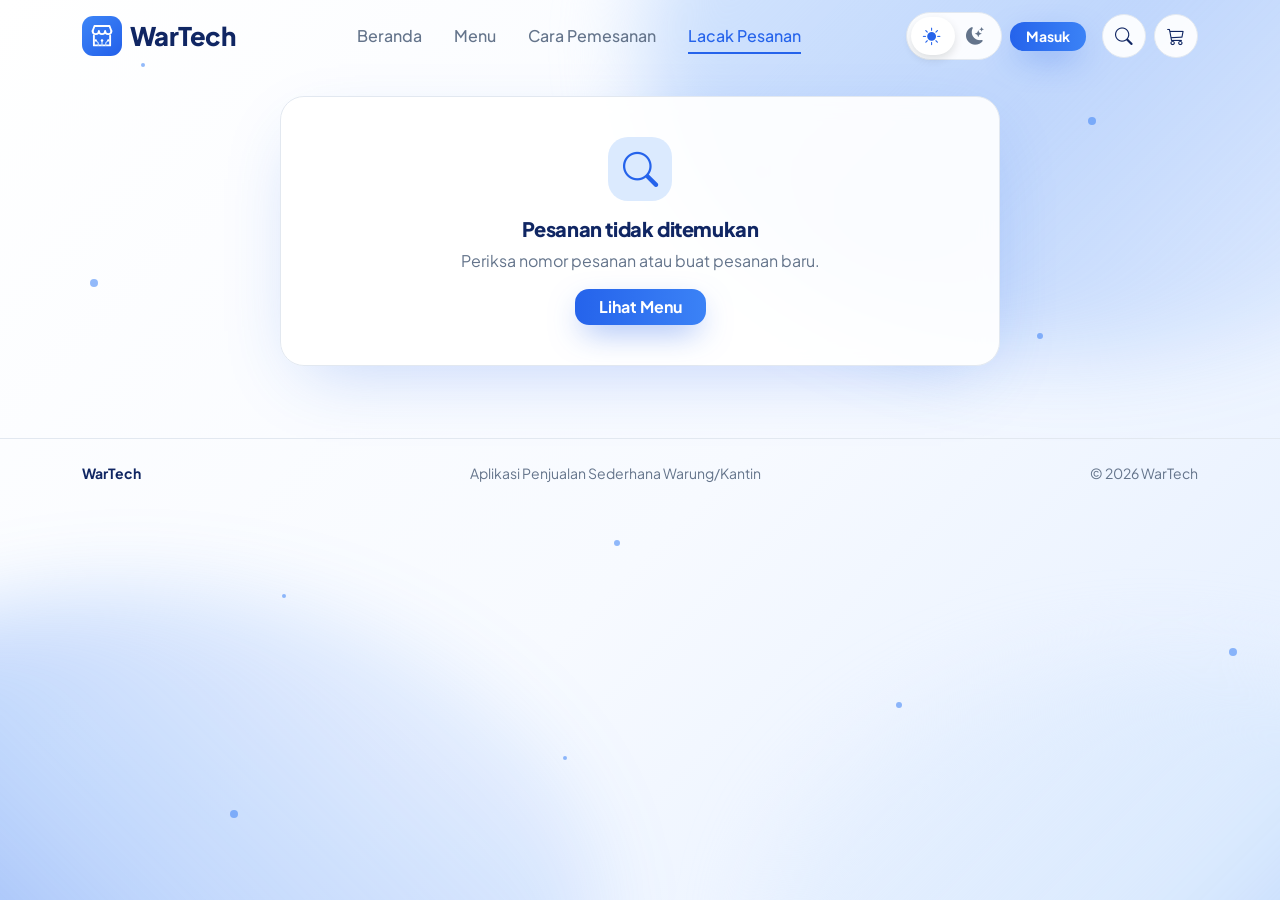
<file: wartech-login/pesanan.html>
<!doctype html>
<html lang="id" data-bs-theme="light">
<head>
<meta charset="utf-8"><meta name="viewport" content="width=device-width,initial-scale=1">
<title>Pesanan - WarTech</title>
<link rel="icon" href="img/logo.svg">
<link rel="preconnect" href="https://fonts.googleapis.com"><link rel="preconnect" href="https://fonts.gstatic.com" crossorigin>
<link href="https://fonts.googleapis.com/css2?family=Plus+Jakarta+Sans:wght@400;500;600;700;800&family=Caveat:wght@600&display=swap" rel="stylesheet">
<link href="https://cdn.jsdelivr.net/npm/bootstrap@5.3.3/dist/css/bootstrap.min.css" rel="stylesheet">
<link href="https://cdn.jsdelivr.net/npm/bootstrap-icons@1.11.3/font/bootstrap-icons.min.css" rel="stylesheet">
<link href="css/style.css" rel="stylesheet">
<script>document.documentElement.setAttribute('data-bs-theme',localStorage.getItem('wt_tema')||'light')</script>
</head>
<body data-base="">
<div id="nav"></div>
<main class="wt-main container">
<div class="mx-auto" style="max-width:720px" id="isi"></div>
</main>
<div id="foot"></div>
<script src="https://cdn.jsdelivr.net/npm/bootstrap@5.3.3/dist/js/bootstrap.bundle.min.js"></script>
<script src="js/data.js"></script>
<script src="js/layout.js"></script>
<script src="js/pesanan.js"></script>
</body>
</html>
</file>
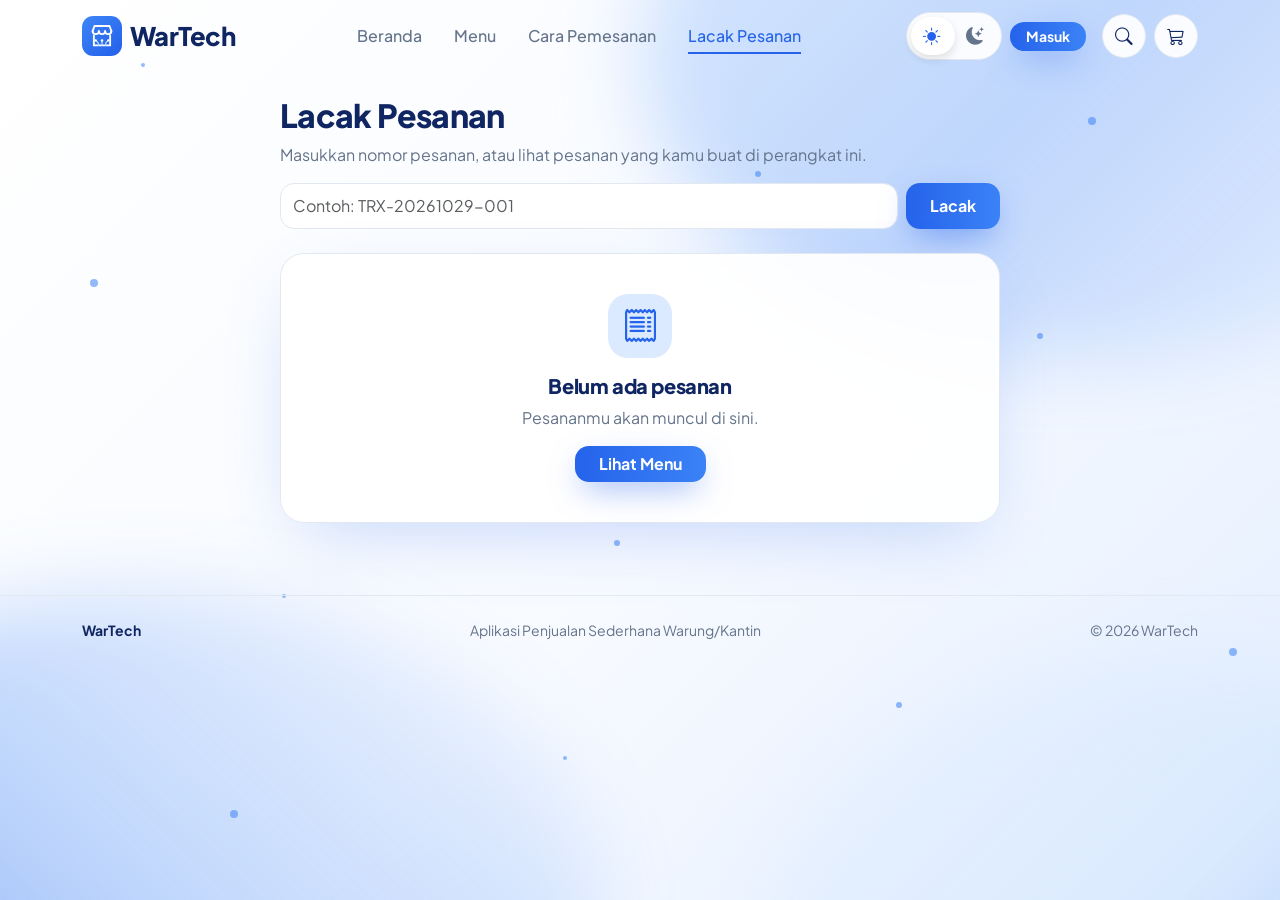
<file: wartech-login/riwayat.html>
<!doctype html>
<html lang="id" data-bs-theme="light">
<head>
<meta charset="utf-8"><meta name="viewport" content="width=device-width,initial-scale=1">
<title>Lacak Pesanan - WarTech</title>
<link rel="icon" href="img/logo.svg">
<link rel="preconnect" href="https://fonts.googleapis.com"><link rel="preconnect" href="https://fonts.gstatic.com" crossorigin>
<link href="https://fonts.googleapis.com/css2?family=Plus+Jakarta+Sans:wght@400;500;600;700;800&family=Caveat:wght@600&display=swap" rel="stylesheet">
<link href="https://cdn.jsdelivr.net/npm/bootstrap@5.3.3/dist/css/bootstrap.min.css" rel="stylesheet">
<link href="https://cdn.jsdelivr.net/npm/bootstrap-icons@1.11.3/font/bootstrap-icons.min.css" rel="stylesheet">
<link href="css/style.css" rel="stylesheet">
<script>document.documentElement.setAttribute('data-bs-theme',localStorage.getItem('wt_tema')||'light')</script>
</head>
<body data-base="">
<div id="nav"></div>
<main class="wt-main container">
<div class="mx-auto" style="max-width:720px"><h1 class="h2">Lacak Pesanan</h1><p class="muted">Masukkan nomor pesanan, atau lihat pesanan yang kamu buat di perangkat ini.</p>
<form id="cari" class="d-flex gap-2 mb-4"><input id="no" class="form-control" placeholder="Contoh: TRX-20261029-001" aria-label="Nomor pesanan"><button class="btn btn-wt px-4">Lacak</button></form>
<div id="isi"></div></div>
</main>
<div id="foot"></div>
<script src="https://cdn.jsdelivr.net/npm/bootstrap@5.3.3/dist/js/bootstrap.bundle.min.js"></script>
<script src="js/data.js"></script>
<script src="js/layout.js"></script>
<script src="js/riwayat.js"></script>
</body>
</html>
</file>
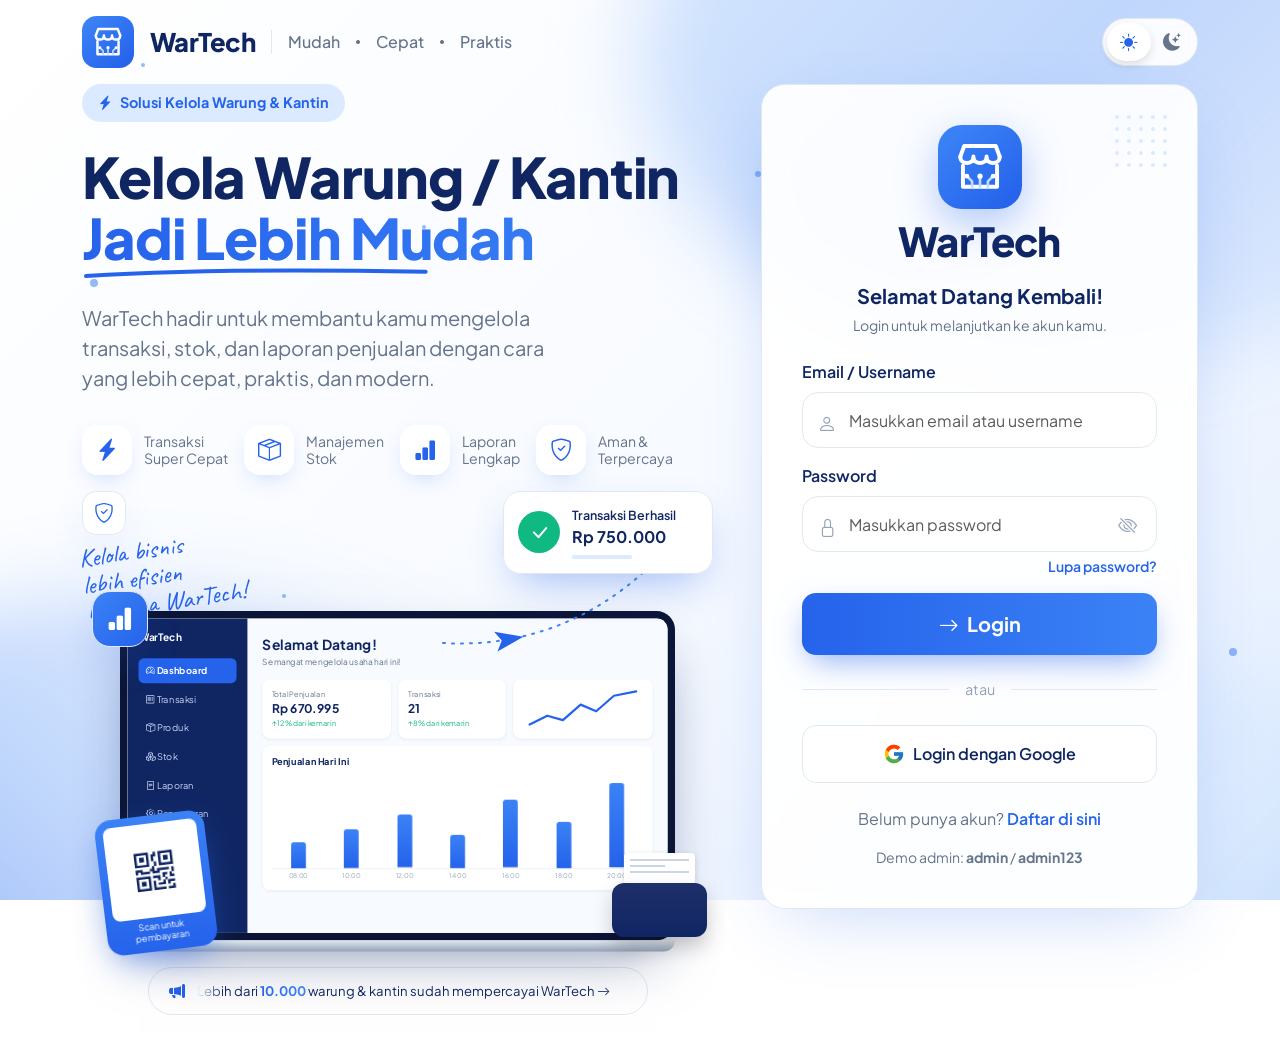
<file: wartech-login/admin/kasir.html>
<!doctype html>
<html lang="id" data-bs-theme="light">
<head>
<meta charset="utf-8"><meta name="viewport" content="width=device-width,initial-scale=1">
<title>Kasir - WarTech</title>
<link rel="icon" href="../img/logo.svg">
<link rel="preconnect" href="https://fonts.googleapis.com"><link rel="preconnect" href="https://fonts.gstatic.com" crossorigin>
<link href="https://fonts.googleapis.com/css2?family=Plus+Jakarta+Sans:wght@400;500;600;700;800&family=Caveat:wght@600&display=swap" rel="stylesheet">
<link href="https://cdn.jsdelivr.net/npm/bootstrap@5.3.3/dist/css/bootstrap.min.css" rel="stylesheet">
<link href="https://cdn.jsdelivr.net/npm/bootstrap-icons@1.11.3/font/bootstrap-icons.min.css" rel="stylesheet">
<link href="../css/style.css" rel="stylesheet">
<script>document.documentElement.setAttribute('data-bs-theme',localStorage.getItem('wt_tema')||'light')</script>
</head>
<body data-base="../">
<main id="isi"><div class="row g-4"><div class="col-lg-5"><div class="wt-card p-3"><h2 class="h6">Pilih produk</h2><input id="q" class="form-control mb-3" placeholder="Cari kode / nama / kategori..." aria-label="Cari produk"><div id="pil" style="max-height:520px;overflow:auto"></div></div></div>
<div class="col-lg-7"><div class="wt-card p-3"><h2 class="h6">Transaksi baru</h2><div class="table-responsive"><table class="table wt-table"><thead><tr><th>Produk</th><th>Harga</th><th style="width:110px">Qty</th><th>Subtotal</th><th></th></tr></thead><tbody id="tb"></tbody></table></div>
<div class="row g-2 mt-2"><div class="col-sm-6"><label class="form-label small" for="nama">Nama pelanggan (opsional)</label><input id="nama" class="form-control" maxlength="40"></div><div class="col-sm-6"><label class="form-label small" for="bayar">Uang diterima (Rp)</label><input id="bayar" type="number" min="0" class="form-control"></div></div>
<div class="d-flex justify-content-between align-items-center mt-3"><div><div class="muted small">Total</div><div class="fs-3 fw-bold" id="tot">Rp 0</div></div><div class="text-end"><div class="muted small">Kembalian</div><div class="fs-5 fw-bold" id="kem">Rp 0</div></div></div>
<div class="text-danger small mt-2" id="er"></div><button class="btn btn-wt w-100 py-2 mt-3" id="simpan"><i class="bi bi-check2-circle"></i> Simpan Transaksi</button></div></div></div></main>
<div class="modal fade" id="ms" tabindex="-1"><div class="modal-dialog modal-dialog-centered"><div class="modal-content" style="border-radius:24px"><div class="modal-body p-4"><div class="alert alert-success py-2 small">Transaksi tersimpan. Stok sudah dikurangi.</div><div id="strukIsi" class="bg-white text-dark p-3 rounded-3 border"></div><div class="d-flex gap-2 justify-content-end mt-3"><button class="btn btn-ghost" id="cetak"><i class="bi bi-printer"></i> Cetak</button><button class="btn btn-wt" data-bs-dismiss="modal">Transaksi baru</button></div></div></div></div></div>
<script src="https://cdn.jsdelivr.net/npm/bootstrap@5.3.3/dist/js/bootstrap.bundle.min.js"></script>
<script src="../js/data.js"></script>
<script src="../js/layout.js"></script>
<script src="../js/admin-kasir.js"></script>
</body>
</html>
</file>
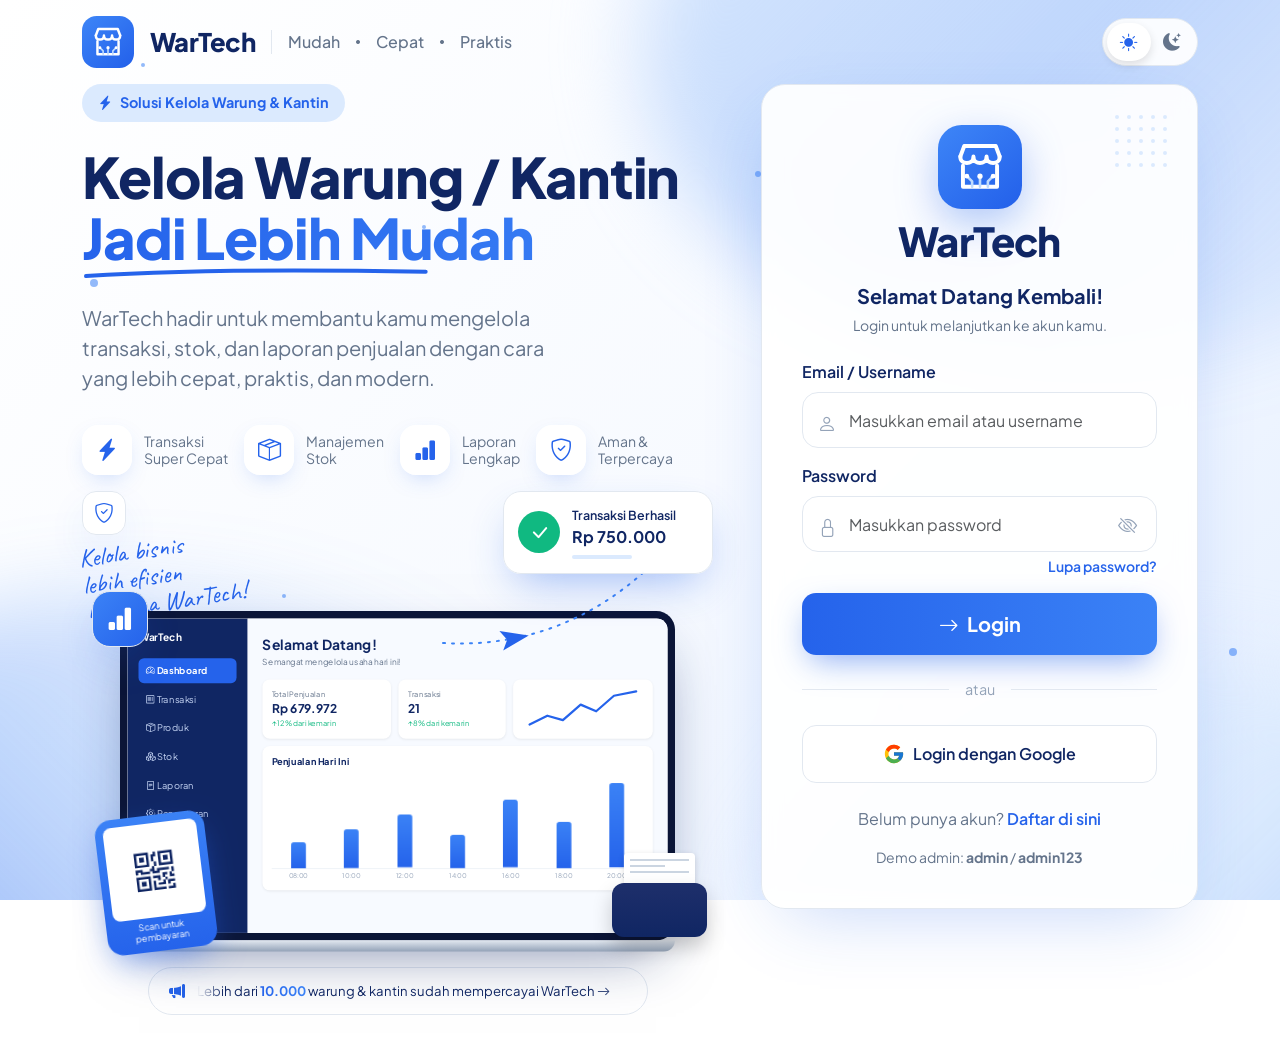
<file: wartech-login/admin/kategori.html>
<!doctype html>
<html lang="id" data-bs-theme="light">
<head>
<meta charset="utf-8"><meta name="viewport" content="width=device-width,initial-scale=1">
<title>Kategori - WarTech</title>
<link rel="icon" href="../img/logo.svg">
<link rel="preconnect" href="https://fonts.googleapis.com"><link rel="preconnect" href="https://fonts.gstatic.com" crossorigin>
<link href="https://fonts.googleapis.com/css2?family=Plus+Jakarta+Sans:wght@400;500;600;700;800&family=Caveat:wght@600&display=swap" rel="stylesheet">
<link href="https://cdn.jsdelivr.net/npm/bootstrap@5.3.3/dist/css/bootstrap.min.css" rel="stylesheet">
<link href="https://cdn.jsdelivr.net/npm/bootstrap-icons@1.11.3/font/bootstrap-icons.min.css" rel="stylesheet">
<link href="../css/style.css" rel="stylesheet">
<script>document.documentElement.setAttribute('data-bs-theme',localStorage.getItem('wt_tema')||'light')</script>
</head>
<body data-base="../">
<main id="isi"><div class="d-flex flex-wrap gap-2 justify-content-between mb-3"><input id="cari" class="form-control" style="max-width:300px" placeholder="Cari kategori..." aria-label="Cari kategori"><button class="btn btn-wt" id="tambah"><i class="bi bi-plus-lg"></i> Tambah Kategori</button></div>
<div class="wt-card p-2"><div class="table-responsive"><table class="table wt-table"><thead><tr><th>#</th><th>Nama kategori</th><th>Jumlah produk</th><th class="text-end">Aksi</th></tr></thead><tbody id="tb"></tbody></table></div></div></main>
<div class="modal fade" id="m" tabindex="-1"><div class="modal-dialog modal-dialog-centered"><form class="modal-content" id="fm" style="border-radius:24px" novalidate><div class="modal-body p-4"><h2 class="h5" id="mj"></h2><label class="form-label" for="nm">Nama kategori *</label><input id="nm" class="form-control" maxlength="40"><div class="text-danger small mt-1" id="er"></div>
<div class="d-flex justify-content-end gap-2 mt-4"><button type="button" class="btn btn-ghost" data-bs-dismiss="modal">Batal</button><button class="btn btn-wt px-4">Simpan</button></div></div></form></div></div>
<script src="https://cdn.jsdelivr.net/npm/bootstrap@5.3.3/dist/js/bootstrap.bundle.min.js"></script>
<script src="../js/data.js"></script>
<script src="../js/layout.js"></script>
<script src="../js/admin-kategori.js"></script>
</body>
</html>
</file>
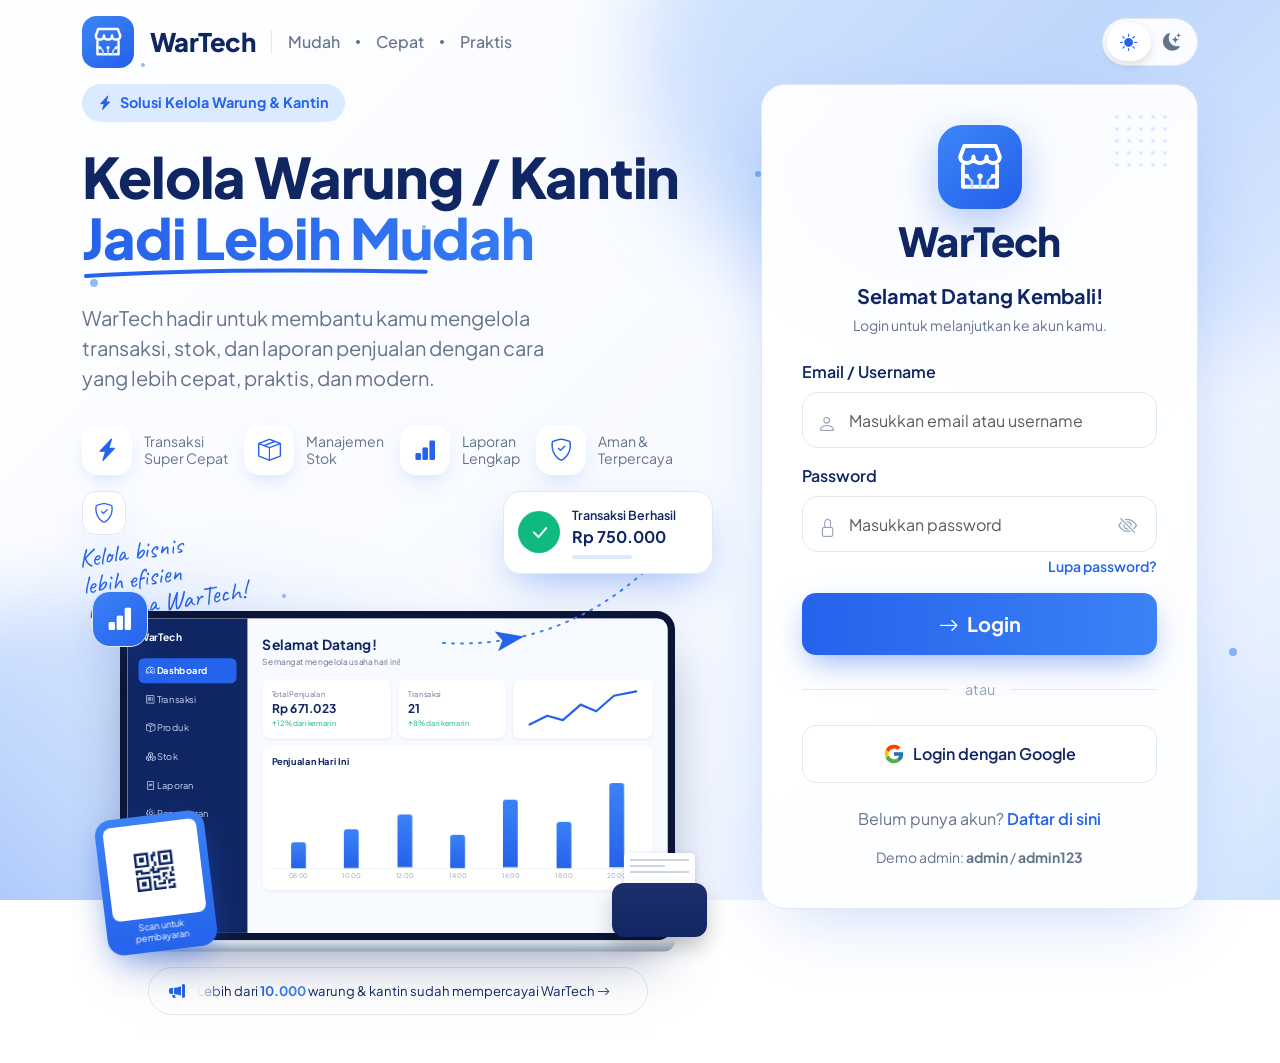
<file: wartech-login/admin/produk.html>
<!doctype html>
<html lang="id" data-bs-theme="light">
<head>
<meta charset="utf-8"><meta name="viewport" content="width=device-width,initial-scale=1">
<title>Produk & Stok - WarTech</title>
<link rel="icon" href="../img/logo.svg">
<link rel="preconnect" href="https://fonts.googleapis.com"><link rel="preconnect" href="https://fonts.gstatic.com" crossorigin>
<link href="https://fonts.googleapis.com/css2?family=Plus+Jakarta+Sans:wght@400;500;600;700;800&family=Caveat:wght@600&display=swap" rel="stylesheet">
<link href="https://cdn.jsdelivr.net/npm/bootstrap@5.3.3/dist/css/bootstrap.min.css" rel="stylesheet">
<link href="https://cdn.jsdelivr.net/npm/bootstrap-icons@1.11.3/font/bootstrap-icons.min.css" rel="stylesheet">
<link href="../css/style.css" rel="stylesheet">
<script>document.documentElement.setAttribute('data-bs-theme',localStorage.getItem('wt_tema')||'light')</script>
</head>
<body data-base="../">
<main id="isi"><div class="row g-2 mb-3"><div class="col-md"><input id="q" class="form-control" placeholder="Cari berdasarkan kode / nama / kategori..." aria-label="Cari produk"></div>
<div class="col-6 col-md-3"><select id="fk" class="form-select" aria-label="Filter kategori"></select></div><div class="col-6 col-md-auto d-flex align-items-center"><div class="form-check"><input class="form-check-input" type="checkbox" id="low"><label class="form-check-label small" for="low">Stok menipis</label></div></div>
<div class="col-md-auto"><button class="btn btn-wt w-100" id="tambah"><i class="bi bi-plus-lg"></i> Tambah Produk</button></div></div><p class="small muted" id="jml"></p>
<div class="wt-card p-2"><div class="table-responsive"><table class="table wt-table"><thead><tr><th>Gambar</th><th>Kode</th><th>Nama</th><th>Kategori</th><th>Harga</th><th>Stok</th><th class="text-end">Aksi</th></tr></thead><tbody id="tb"></tbody></table></div></div></main>
<div class="modal fade" id="m" tabindex="-1"><div class="modal-dialog modal-dialog-centered modal-lg"><form class="modal-content" id="fm" style="border-radius:24px" novalidate><div class="modal-body p-4"><h2 class="h5 mb-3" id="mj"></h2>
<div class="row g-3"><div class="col-sm-4"><label class="form-label" for="kode">Kode *</label><input id="kode" class="form-control" maxlength="12" placeholder="MB-005"></div><div class="col-sm-8"><label class="form-label" for="nama">Nama produk *</label><input id="nama" class="form-control" maxlength="50"></div>
<div class="col-sm-4"><label class="form-label" for="kat">Kategori *</label><select id="kat" class="form-select"></select></div><div class="col-sm-4"><label class="form-label" for="harga">Harga (Rp) *</label><input id="harga" type="number" min="0" class="form-control"></div><div class="col-sm-4"><label class="form-label" for="stok">Stok *</label><input id="stok" type="number" min="0" class="form-control"></div>
<div class="col-12"><label class="form-label" for="desk">Deskripsi</label><input id="desk" class="form-control" maxlength="120"></div>
<div class="col-sm-8"><label class="form-label" for="gbr">Gambar (path/URL, atau unggah file)</label><input id="gbr" class="form-control mb-2" placeholder="img/nasi-goreng.svg"><input id="file" type="file" accept="image/*" class="form-control"></div><div class="col-sm-4 text-center"><img id="pv" class="thumb" style="width:100%;height:96px" alt="pratinjau"></div>
<div class="col-12 d-flex gap-4"><div class="form-check form-switch"><input class="form-check-input" type="checkbox" id="aktif" checked><label class="form-check-label" for="aktif">Aktif (tampil di menu)</label></div><div class="form-check form-switch"><input class="form-check-input" type="checkbox" id="unggul"><label class="form-check-label" for="unggul">Pilihan kantin</label></div></div></div>
<div class="text-danger small mt-3" id="er"></div><div class="d-flex justify-content-end gap-2 mt-3"><button type="button" class="btn btn-ghost" data-bs-dismiss="modal">Batal</button><button class="btn btn-wt px-4">Simpan</button></div></div></form></div></div>
<script src="https://cdn.jsdelivr.net/npm/bootstrap@5.3.3/dist/js/bootstrap.bundle.min.js"></script>
<script src="../js/data.js"></script>
<script src="../js/layout.js"></script>
<script src="../js/admin-produk.js"></script>
</body>
</html>
</file>
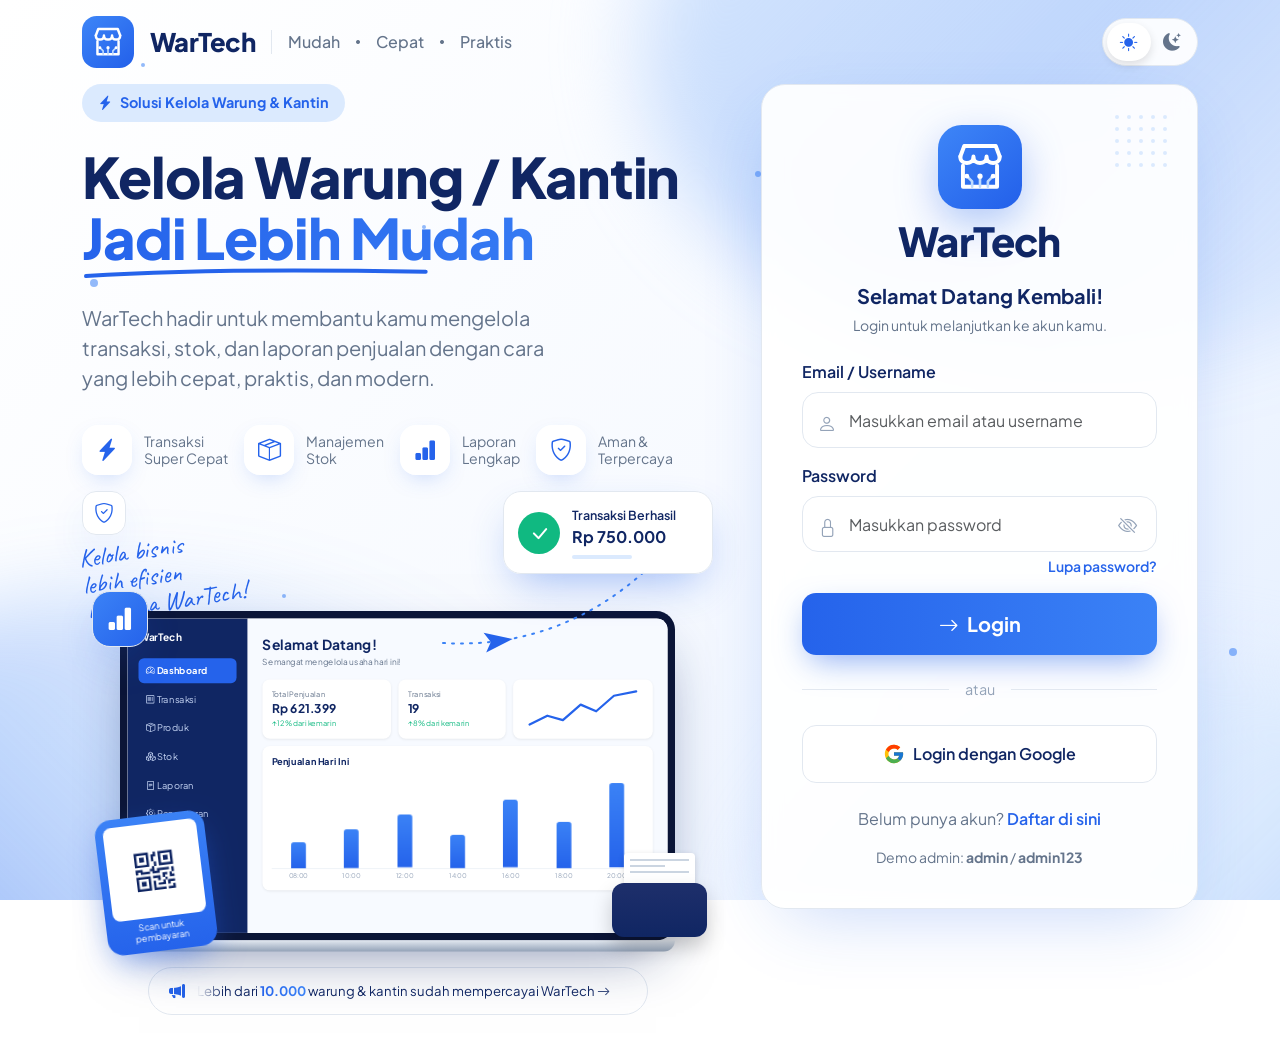
<file: wartech-login/admin/transaksi.html>
<!doctype html>
<html lang="id" data-bs-theme="light">
<head>
<meta charset="utf-8"><meta name="viewport" content="width=device-width,initial-scale=1">
<title>Daftar Transaksi - WarTech</title>
<link rel="icon" href="../img/logo.svg">
<link rel="preconnect" href="https://fonts.googleapis.com"><link rel="preconnect" href="https://fonts.gstatic.com" crossorigin>
<link href="https://fonts.googleapis.com/css2?family=Plus+Jakarta+Sans:wght@400;500;600;700;800&family=Caveat:wght@600&display=swap" rel="stylesheet">
<link href="https://cdn.jsdelivr.net/npm/bootstrap@5.3.3/dist/css/bootstrap.min.css" rel="stylesheet">
<link href="https://cdn.jsdelivr.net/npm/bootstrap-icons@1.11.3/font/bootstrap-icons.min.css" rel="stylesheet">
<link href="../css/style.css" rel="stylesheet">
<script>document.documentElement.setAttribute('data-bs-theme',localStorage.getItem('wt_tema')||'light')</script>
</head>
<body data-base="../">
<main id="isi"><div class="row g-2 mb-3"><div class="col-md"><input id="fno" class="form-control" placeholder="Cari no. transaksi / nama..." aria-label="No transaksi"></div><div class="col-6 col-md-3"><input id="ftgl" type="date" class="form-control" aria-label="Tanggal"></div>
<div class="col-6 col-md-2"><select id="fst" class="form-select" aria-label="Status"><option value="">Semua status</option><option value="menunggu">Menunggu</option><option value="diproses">Diproses</option><option value="siap">Siap Diambil</option><option value="selesai">Selesai</option><option value="batal">Dibatalkan</option></select></div>
<div class="col-md-2"><select id="fsm" class="form-select" aria-label="Sumber"><option value="">Semua sumber</option><option value="kasir">Kasir</option><option value="online">Online</option></select></div></div><p class="small muted" id="jml"></p>
<div class="wt-card p-2"><div class="table-responsive"><table class="table wt-table"><thead><tr><th>No. transaksi</th><th>Tanggal</th><th>Pelanggan</th><th>Sumber</th><th>Total</th><th>Status</th><th></th></tr></thead><tbody id="tb"></tbody></table></div></div></main>
<div class="modal fade" id="md" tabindex="-1"><div class="modal-dialog modal-dialog-centered"><div class="modal-content" style="border-radius:24px"><div class="modal-body p-4" id="mdIsi"></div></div></div></div>
<script src="https://cdn.jsdelivr.net/npm/bootstrap@5.3.3/dist/js/bootstrap.bundle.min.js"></script>
<script src="../js/data.js"></script>
<script src="../js/layout.js"></script>
<script src="../js/admin-transaksi.js"></script>
</body>
</html>
</file>
<file: wartech-login/css/style.css>
:root{--navy:#102663;--brand:#2563EB;--bright:#3B82F6;--soft:#DBEAFE;--mist:#F7FAFF;--ink:#102663;--muted:#64748b;--card:rgba(255,255,255,.92);--line:#E2E8F0;--sh:0 24px 70px -24px rgba(37,99,235,.28);--glow:0 12px 32px -8px rgba(37,99,235,.55);--g1:#fff;--g2:#F7FAFF;--g3:#E3EEFF}
[data-bs-theme=dark]{--ink:#fff;--muted:#a3b2c9;--card:rgba(15,26,69,.85);--line:rgba(255,255,255,.12);--soft:rgba(59,130,246,.2);--g1:#060B20;--g2:#0A1230;--g3:#0F1F55}
body{font-family:'Plus Jakarta Sans',Inter,system-ui,sans-serif;color:var(--ink);background:linear-gradient(135deg,var(--g1),var(--g2) 55%,var(--g3)) fixed;min-height:100vh;overflow-x:hidden}
h1,h2,h3,h4,h5,h6,.h1,.h2,.h3,.h4,.h5,.h6{color:var(--ink);font-weight:800;letter-spacing:-.02em}
a{color:var(--brand)}
.muted{color:var(--muted)!important}
.grad-text{background:linear-gradient(90deg,var(--brand),var(--bright));-webkit-background-clip:text;background-clip:text;color:transparent}
.wt-main{position:relative;z-index:1;padding-top:1.5rem;padding-bottom:3rem}
/* latar: blob lembut */
.deco{position:fixed;inset:0;z-index:0;overflow:hidden;pointer-events:none}
.b{position:absolute;border-radius:50%;filter:blur(40px)}
.b1{width:900px;height:620px;right:-260px;top:-260px;background:linear-gradient(135deg,var(--soft),rgba(59,130,246,.3),transparent);animation:drift 20s ease-in-out infinite}
.b2{width:900px;height:640px;left:-300px;bottom:-330px;background:linear-gradient(45deg,rgba(37,99,235,.7),rgba(59,130,246,.3),transparent)}
.b3{width:760px;height:540px;right:-240px;bottom:-300px;background:linear-gradient(315deg,rgba(59,130,246,.5),var(--soft),transparent);animation:drift 24s ease-in-out infinite reverse}
.spark{position:absolute;border-radius:50%;background:rgba(59,130,246,.55);animation:spark 7s ease-in-out infinite}
@keyframes drift{50%{transform:translate(40px,-30px) scale(1.08)}}
@keyframes spark{0%{transform:translateY(0);opacity:0}30%,70%{opacity:.7}100%{transform:translateY(-60px);opacity:0}}
@keyframes fly{0%,100%{transform:translateY(0) rotate(-2deg)}50%{transform:translateY(-12px) rotate(2deg)}}
@keyframes marquee{to{transform:translateX(-50%)}}
@keyframes up{from{opacity:0;transform:translateY(28px)}to{opacity:1;transform:none}}
@keyframes draw{to{stroke-dashoffset:0}}
@keyframes grow{from{transform:scaleY(0)}to{transform:scaleY(1)}}
.up{opacity:0;animation:up .8s cubic-bezier(.22,1,.36,1) forwards}
.reveal{opacity:0;transform:translateY(24px);transition:opacity .6s,transform .6s}
.reveal.show{opacity:1;transform:none}
/* kartu, tombol, input */
.wt-card{background:var(--card);border-radius:24px;box-shadow:var(--sh);border:1px solid var(--line);backdrop-filter:blur(10px)}
.btn-wt{background:linear-gradient(90deg,var(--brand),var(--bright),var(--brand));background-size:200% 100%;color:#fff!important;border:0;border-radius:14px;font-weight:700;box-shadow:var(--glow);transition:transform .25s,box-shadow .25s,background-position .5s}
.btn-wt:hover{transform:scale(1.03);background-position:100% 0;box-shadow:0 18px 40px -8px rgba(37,99,235,.65)}
.btn-wt:disabled{opacity:.5;transform:none;box-shadow:none}
.btn-ghost{background:var(--card);border:1px solid var(--line);border-radius:14px;color:var(--ink);font-weight:600;transition:.25s}
.btn-ghost:hover{background:var(--soft);color:var(--brand);box-shadow:0 8px 20px -10px rgba(37,99,235,.4)}
.form-control,.form-select{border-radius:14px;border-color:var(--line);min-height:46px}
.form-control:focus,.form-select:focus{border-color:var(--brand);box-shadow:0 0 0 4px rgba(37,99,235,.14),0 10px 24px -10px rgba(37,99,235,.4)}
.form-label{font-weight:600;color:var(--ink)}
.price{color:var(--brand);font-weight:800}
.line2{display:-webkit-box;-webkit-line-clamp:2;line-clamp:2;-webkit-box-orient:vertical;overflow:hidden;min-height:2.6em}
.icon-btn{width:44px;height:44px;border-radius:50%;display:grid;place-items:center;background:var(--card);border:1px solid var(--line);color:var(--ink);text-decoration:none;font-size:1.1rem;transition:.25s}
.icon-btn:hover{color:var(--brand)}
.badge-cart{position:absolute;top:-4px;right:-4px;min-width:20px;height:20px;border-radius:10px;background:var(--brand);color:#fff;font-size:11px;font-weight:700;display:grid;place-items:center;padding:0 4px}
/* navbar */
.wt-nav{background:transparent;transition:.3s;padding:.7rem 0}
.wt-nav.scrolled{background:var(--card);box-shadow:var(--sh);backdrop-filter:blur(14px)}
.brand-name{font-size:1.6rem;font-weight:800;color:var(--ink);letter-spacing:-.02em}
.wt-nav .nav-link{position:relative;color:var(--muted);font-weight:500}
.wt-nav .nav-link::after{content:"";position:absolute;left:.5rem;right:.5rem;bottom:2px;height:2px;background:var(--brand);transform:scaleX(0);transform-origin:left;transition:.3s}
.wt-nav .nav-link:hover,.wt-nav .nav-link.active{color:var(--brand)}
.wt-nav .nav-link:hover::after,.wt-nav .nav-link.active::after{transform:scaleX(1)}
.theme-toggle{position:relative;width:96px;height:48px;border-radius:24px;background:var(--card);border:1px solid var(--line);box-shadow:var(--sh);display:flex;align-items:center;justify-content:space-around;padding:0 4px;color:var(--muted)}
.theme-toggle .knob{position:absolute;left:4px;top:4px;width:44px;height:38px;border-radius:20px;background:#fff;box-shadow:0 4px 10px rgba(0,0,0,.12);transition:transform .35s cubic-bezier(.3,1.4,.5,1)}
[data-bs-theme=dark] .theme-toggle .knob{transform:translateX(40px);background:var(--brand)}
.theme-toggle i{position:relative;z-index:1;font-size:1.1rem;width:44px;text-align:center}
.theme-toggle .bi-sun-fill{color:var(--brand)}
[data-bs-theme=dark] .theme-toggle .bi-sun-fill{color:var(--muted)}
[data-bs-theme=dark] .theme-toggle .bi-moon-stars-fill{color:#fff}
/* kategori & produk */
.chip{border:1px solid var(--line);background:var(--card);border-radius:999px;padding:.5rem 1.1rem;font-weight:600;font-size:.9rem;color:var(--ink);text-decoration:none;transition:.25s;cursor:pointer}
.chip:hover{color:var(--brand);transform:translateY(-2px)}
.chip.on{background:var(--brand);color:#fff;border-color:var(--brand);box-shadow:var(--glow)}
.pcard{overflow:hidden;transition:transform .3s,box-shadow .3s}
.pcard:hover{transform:translateY(-6px)}
.pimg{display:block;width:100%;border:0;padding:0;background:var(--soft);position:relative;overflow:hidden;aspect-ratio:4/3}
.pimg img{width:100%;height:100%;object-fit:cover;transition:transform .5s}
.pcard:hover .pimg img{transform:scale(1.06)}
.tag{position:absolute;left:10px;top:10px;background:var(--brand);color:#fff;font-size:11px;font-weight:700;padding:4px 10px;border-radius:999px}
.sold{position:absolute;inset:0;background:rgba(16,38,99,.55);color:#fff;display:grid;place-items:center;font-weight:800}
.qty{display:inline-flex;align-items:center;gap:10px}
.qty button{width:34px;height:34px;border-radius:50%;border:1px solid var(--line);background:var(--card);color:var(--ink);font-weight:700}
.qty button:hover:not(:disabled){background:var(--soft);color:var(--brand)}
.qty button:disabled{opacity:.4}
.empty{text-align:center;padding:2.5rem 1rem}
.empty i{font-size:2.2rem;color:var(--brand);background:var(--soft);width:64px;height:64px;border-radius:20px;display:grid;place-items:center;margin:0 auto 1rem}
/* status & timeline */
.st{display:inline-block;border-radius:999px;padding:.25rem .7rem;font-size:.75rem;font-weight:700}
.st-menunggu{background:#FEF3C7;color:#B45309}.st-diproses{background:#E0E7FF;color:#4338CA}.st-siap{background:#D1FAE5;color:#047857}.st-selesai{background:#E2E8F0;color:#334155}.st-batal{background:#FEE2E2;color:#B91C1C}
.tl{display:grid;grid-template-columns:repeat(4,1fr);text-align:center;gap:6px}
.tl .s{display:flex;flex-direction:column;align-items:center;gap:8px;font-size:.78rem;font-weight:600;color:var(--muted)}
.tl .s i{width:46px;height:46px;border-radius:50%;display:grid;place-items:center;background:var(--soft);font-size:1.2rem;transition:.5s}
.tl .s.on{color:var(--ink)}.tl .s.on i{background:linear-gradient(135deg,var(--bright),var(--brand));color:#fff;box-shadow:var(--glow)}
/* ====== halaman login / hero ====== */
.hero-h1{font-size:clamp(2.1rem,4.4vw,3.5rem);line-height:1.1;font-weight:800}
.badge-soft{display:inline-flex;gap:.5rem;align-items:center;background:var(--soft);color:var(--brand);border-radius:999px;padding:.5rem 1rem;font-weight:700;font-size:.9rem}
.uline{display:block;width:70%;height:12px;margin-top:-2px}
.uline path{stroke-dasharray:340;stroke-dashoffset:340;animation:draw 1s .9s ease-out forwards}
.feat{display:flex;gap:12px;align-items:center;cursor:default;font-size:.88rem;line-height:1.2;color:var(--muted)}
.feat span{width:50px;height:50px;border-radius:16px;display:grid;place-items:center;background:var(--card);box-shadow:0 8px 24px -10px rgba(37,99,235,.35);color:var(--brand);font-size:1.4rem;transition:.3s}
.feat:hover span{transform:translateY(-5px);background:var(--soft);box-shadow:0 18px 30px -10px rgba(37,99,235,.4)}
.feat:hover i{transform:scale(1.18)}.feat i{transition:.3s}
.stage{position:relative;max-width:680px;margin:1rem auto 0;padding-top:120px}
.fc{position:absolute;z-index:3;background:var(--card);border:1px solid var(--line);border-radius:18px;box-shadow:0 18px 44px -14px rgba(37,99,235,.45);backdrop-filter:blur(8px);animation:fly 5.5s ease-in-out infinite}
.fc.ok{right:0;top:0;display:flex;gap:12px;align-items:center;padding:14px;width:210px;font-size:.78rem}
.fc.ok .ck{width:42px;height:42px;border-radius:50%;background:#10B981;color:#fff;display:grid;place-items:center;font-size:1.3rem}
.fc.ic{left:10px;top:100px;width:56px;height:56px;border-radius:18px;background:linear-gradient(135deg,var(--bright),var(--brand));color:#fff;display:grid;place-items:center;font-size:1.6rem;animation-duration:6.5s}
.fc.sh{left:0;top:0;width:44px;height:44px;border-radius:14px;display:grid;place-items:center;color:var(--brand);animation-duration:7s}
.plane{position:absolute;right:0;top:56px;width:min(330px,100%);height:120px;z-index:2}
.laptop-wrap{width:88%;margin:0 auto;perspective:1100px;animation:up .9s 1s both}
.laptop{transform-origin:top left;width:600px;transition:transform .15s}
.lp-frame{background:#0B1537;border-radius:20px;padding:8px;box-shadow:0 30px 60px -20px rgba(16,38,99,.55)}
.lp-base{height:12px;border-radius:0 0 16px 16px;background:linear-gradient(#e2e8f0,#94a3b8)}
.dash{display:flex;height:340px;width:584px;border-radius:12px;overflow:hidden;background:#fff;color:var(--navy);text-align:left}
.dash aside{width:130px;background:var(--navy);color:#fff;padding:12px;font-size:10px}
.dash aside b{display:block;font-size:11px;margin-bottom:14px}
.dash aside div{padding:6px 8px;border-radius:6px;margin-bottom:4px;color:#c7d6f5}
.dash aside div.on{background:var(--brand);color:#fff;font-weight:700}
.dash main{flex:1;background:var(--mist);padding:16px}
.dash .st4{display:grid;grid-template-columns:1.2fr 1fr 1.3fr;gap:8px;margin-top:12px}
.dash .bx{background:#fff;border-radius:8px;padding:10px;box-shadow:0 1px 3px rgba(0,0,0,.08);font-size:8px;color:#64748b}
.dash .bx b{display:block;font-size:13px;color:var(--navy)}
.dash .ok2{color:#10B981}
.bars{display:grid;grid-template-columns:repeat(7,1fr);align-items:end;height:100px;border-bottom:1px solid #eef2f7;margin-top:8px}
.bars i{display:block;width:16px;margin:0 auto;border-radius:3px 3px 0 0;background:linear-gradient(#3B82F6,#2563EB);transform-origin:bottom;animation:grow .8s both}
.hrs{display:grid;grid-template-columns:repeat(7,1fr);text-align:center;font-size:7px;color:#94a3b8;margin-top:3px}
.qr{position:absolute;left:3%;bottom:0;width:18%;min-width:70px;max-width:110px;z-index:4;background:linear-gradient(#3B82F6,#2563EB);border-radius:16px;padding:8px;text-align:center;color:#fff;font-size:9px;line-height:1.2;box-shadow:var(--glow);transform:rotate(-7deg)}
.qr div{background:#fff;color:var(--navy);border-radius:8px;aspect-ratio:1;display:grid;place-items:center;font-size:2.4rem;margin-bottom:4px}
.printer{position:absolute;right:1%;bottom:14px;width:15%;min-width:56px;max-width:96px;z-index:4}
.printer .rc{margin:0 auto;width:75%;background:#fff;border-radius:4px 4px 0 0;padding:6px;box-shadow:0 2px 6px rgba(0,0,0,.15)}
.printer .rc i{display:block;height:2px;background:#cbd5e1;margin-bottom:4px}
.printer .bd{height:54px;border-radius:12px;background:linear-gradient(#1E2F6B,#102663);box-shadow:0 10px 20px rgba(0,0,0,.2)}
.note{position:absolute;left:0;top:44px;font-family:Caveat,cursive;font-size:1.6rem;line-height:1.05;color:var(--brand);transform:rotate(-8deg)}
.ticker{max-width:500px;margin:1rem auto 0;display:flex;align-items:center;gap:12px;background:var(--card);border:1px solid var(--line);border-radius:999px;padding:.7rem 1rem .7rem 1.3rem;box-shadow:var(--sh);overflow:hidden}
.ticker .vp{flex:1;overflow:hidden;-webkit-mask-image:linear-gradient(90deg,transparent,#000 6%,#000 94%,transparent);mask-image:linear-gradient(90deg,transparent,#000 6%,#000 94%,transparent)}
.ticker .track{display:flex;width:max-content;animation:marquee 24s linear infinite}
.ticker:hover .track{animation-play-state:paused}
.ticker .track span{white-space:nowrap;padding-right:2.5rem;font-size:.82rem}
.login-card{position:relative;padding:2.5rem;animation:up .9s .3s both}
.login-card .dots{position:absolute;right:30px;top:30px;display:grid;grid-template-columns:repeat(5,4px);gap:8px}
.login-card .dots i{width:4px;height:4px;border-radius:50%;background:var(--soft)}
.fld{position:relative}
.fld label{transition:.3s;display:block;margin-bottom:.5rem}
.fld:focus-within label{transform:translateX(4px);color:var(--brand)}
.fld .form-control{padding-left:46px;height:56px;border-radius:16px}
.fld>i{position:absolute;left:16px;top:50px;color:#94a3b8;font-size:1.15rem;transition:.3s;pointer-events:none}
.fld:focus-within>i{color:var(--brand);transform:scale(1.12)}
.fld .eye{position:absolute;right:14px;top:46px;border:0;background:none;color:#94a3b8;font-size:1.2rem}
.lnk{position:relative;font-weight:600;text-decoration:none}
.lnk::after{content:"";position:absolute;left:0;bottom:-2px;width:100%;height:2px;background:currentColor;transform:scaleX(0);transform-origin:left;transition:.3s}
.lnk:hover::after{transform:scaleX(1)}
.msg{background:var(--soft);border-radius:14px;padding:.8rem 1rem;font-size:.9rem;font-weight:500}
.or{display:flex;align-items:center;gap:1rem;color:#94a3b8;font-size:.9rem}.or::before,.or::after{content:"";flex:1;height:1px;background:var(--line)}
/* ====== admin ====== */
.adm{display:flex;min-height:100vh;position:relative;z-index:1}
.side{width:250px;flex-shrink:0;padding:1rem;background:var(--card);border-right:1px solid var(--line);position:sticky;top:0;height:100vh;backdrop-filter:blur(12px)}
.side a,.offcanvas .side-link{display:flex;gap:.7rem;align-items:center;padding:.65rem .8rem;border-radius:12px;color:var(--muted);text-decoration:none;font-weight:600;font-size:.92rem;margin-bottom:2px;transition:.25s}
.side a:hover{background:var(--soft);color:var(--brand)}
.side a.on,.offcanvas .side-link.on{background:var(--brand);color:#fff;box-shadow:var(--glow)}
.adm-main{flex:1;min-width:0}
.adm-top{position:sticky;top:0;z-index:20;display:flex;align-items:center;gap:1rem;padding:.8rem 1.2rem;background:var(--card);border-bottom:1px solid var(--line);backdrop-filter:blur(12px)}
.stat{padding:1.2rem}.stat .n{font-size:1.7rem;font-weight:800;color:var(--ink)}
.wt-table{--bs-table-bg:transparent;margin:0;vertical-align:middle}
.wt-table th{font-size:.78rem;text-transform:uppercase;letter-spacing:.04em;color:var(--muted);white-space:nowrap}
.thumb{width:52px;height:40px;object-fit:cover;border-radius:10px;background:var(--soft)}
.kasir-item{display:grid;grid-template-columns:1fr auto;gap:.5rem;align-items:center;padding:.7rem 0;border-bottom:1px solid var(--line)}
@media print{.side,.adm-top,.no-print,.deco,.wt-nav{display:none!important}.wt-card{box-shadow:none;border:0}body{background:#fff}}
@media (prefers-reduced-motion:reduce){*,*::before,*::after{animation-duration:.01ms!important;animation-iteration-count:1!important;transition-duration:.01ms!important}.up,.reveal{opacity:1;transform:none}}
.vis{position:absolute;border-radius:28px;box-shadow:0 24px 50px -20px rgba(37,99,235,.5);border:6px solid var(--card);object-fit:cover;animation:fly 6s ease-in-out infinite}
.step-n{width:38px;height:38px;border-radius:12px;display:grid;place-items:center;color:#fff;font-weight:800;background:linear-gradient(135deg,var(--bright),var(--brand));margin-bottom:.8rem}
</file>
